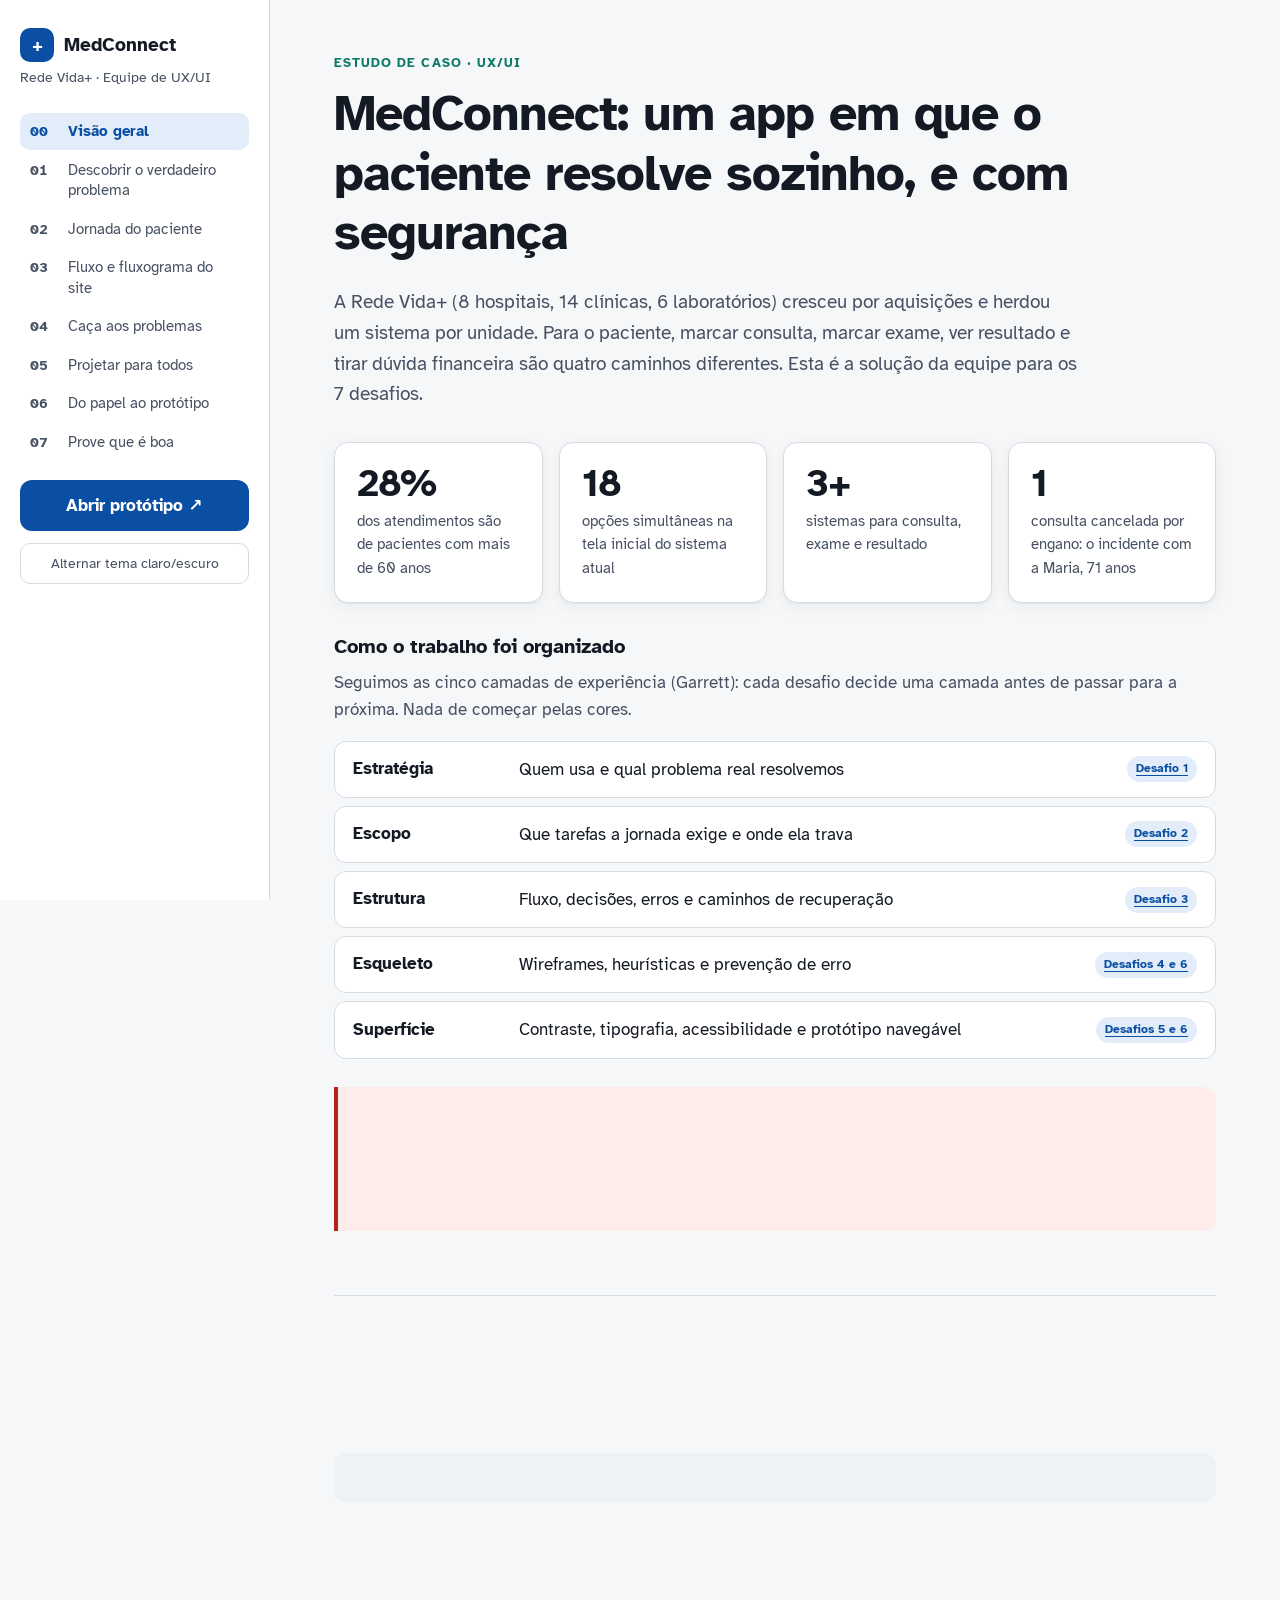
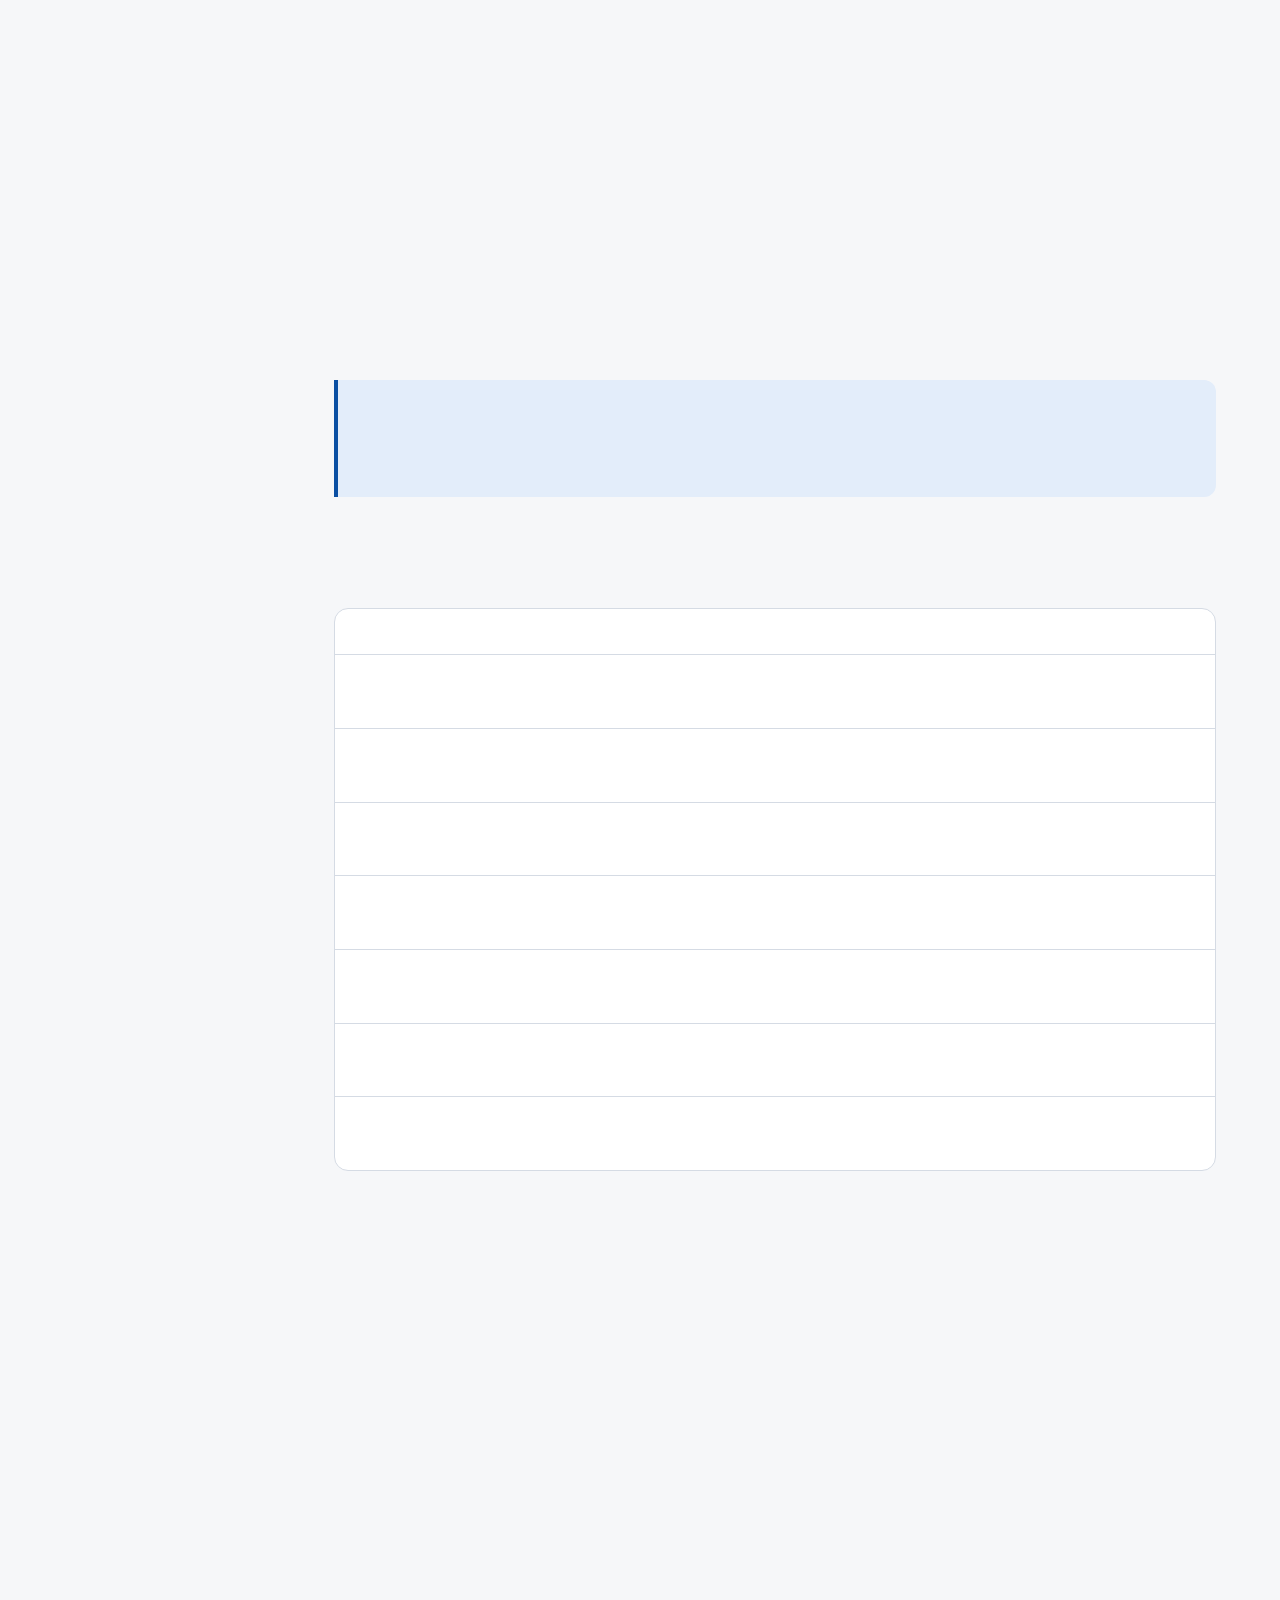
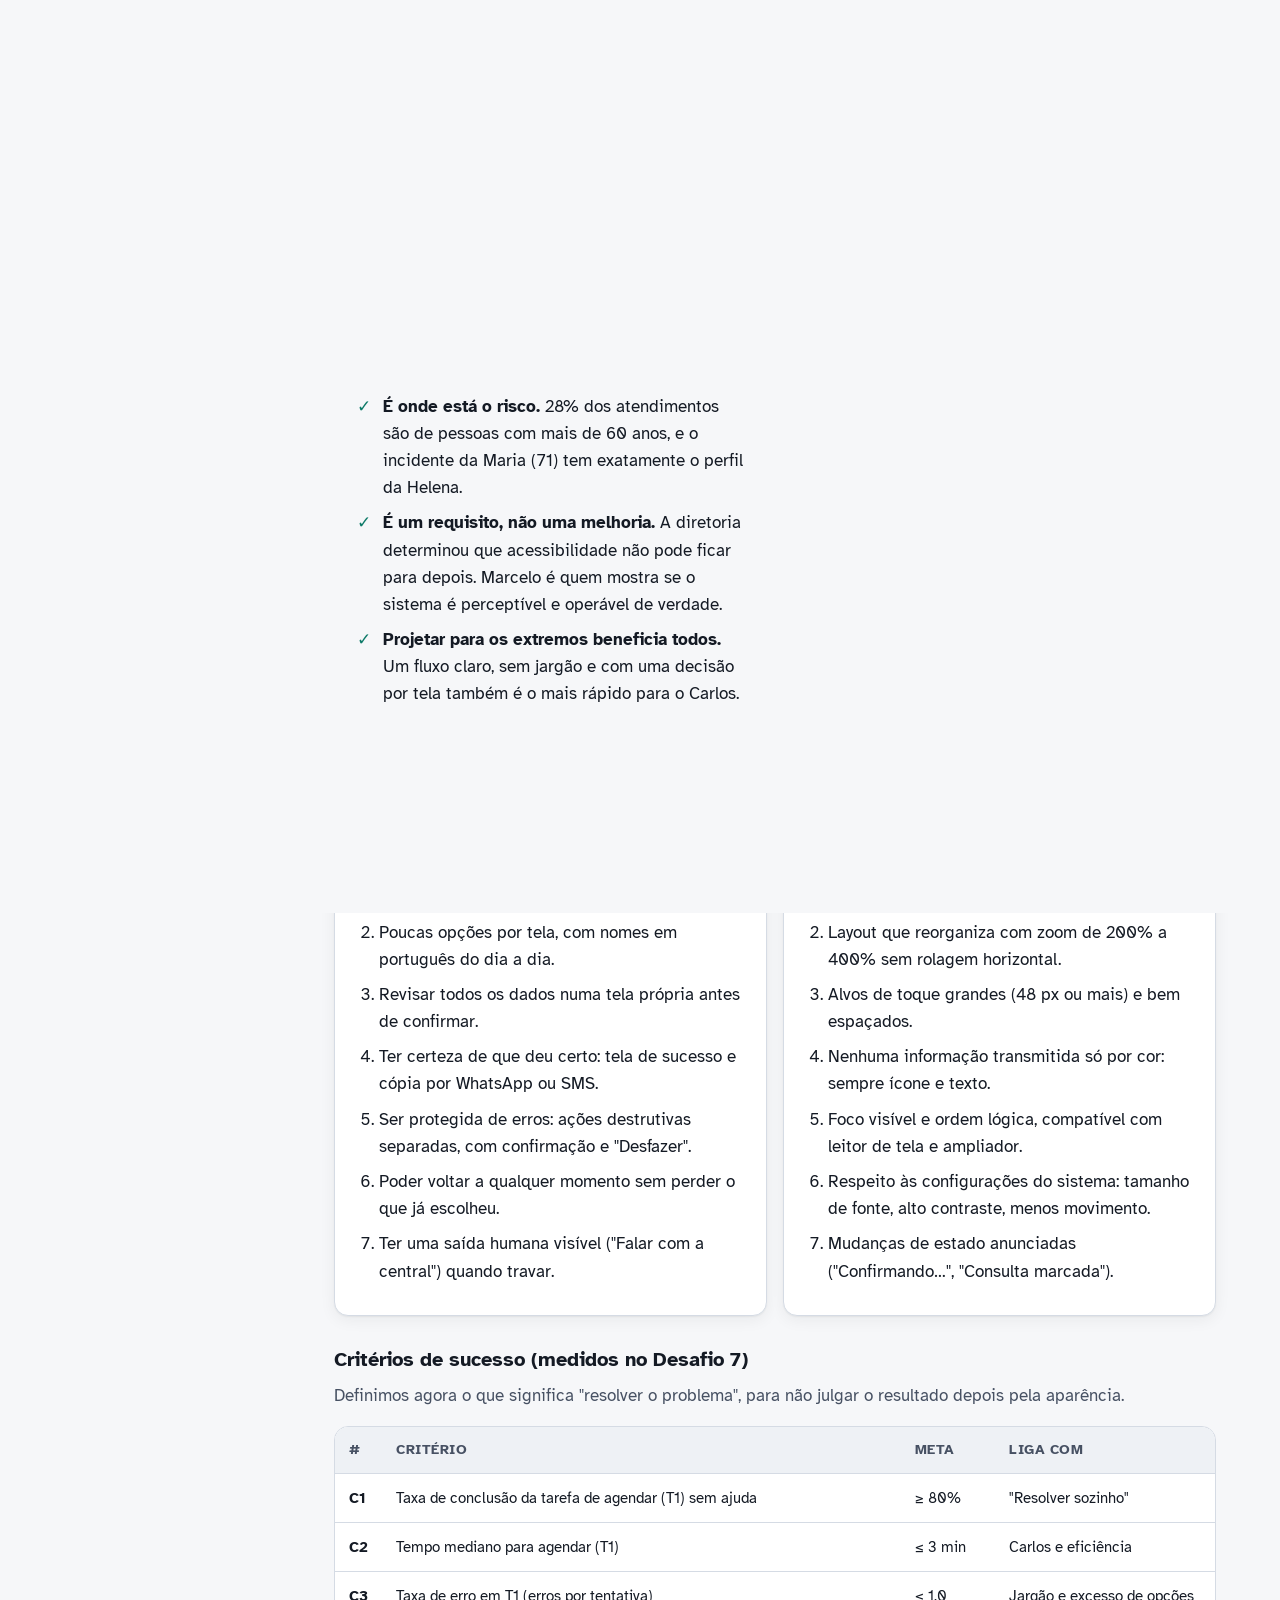
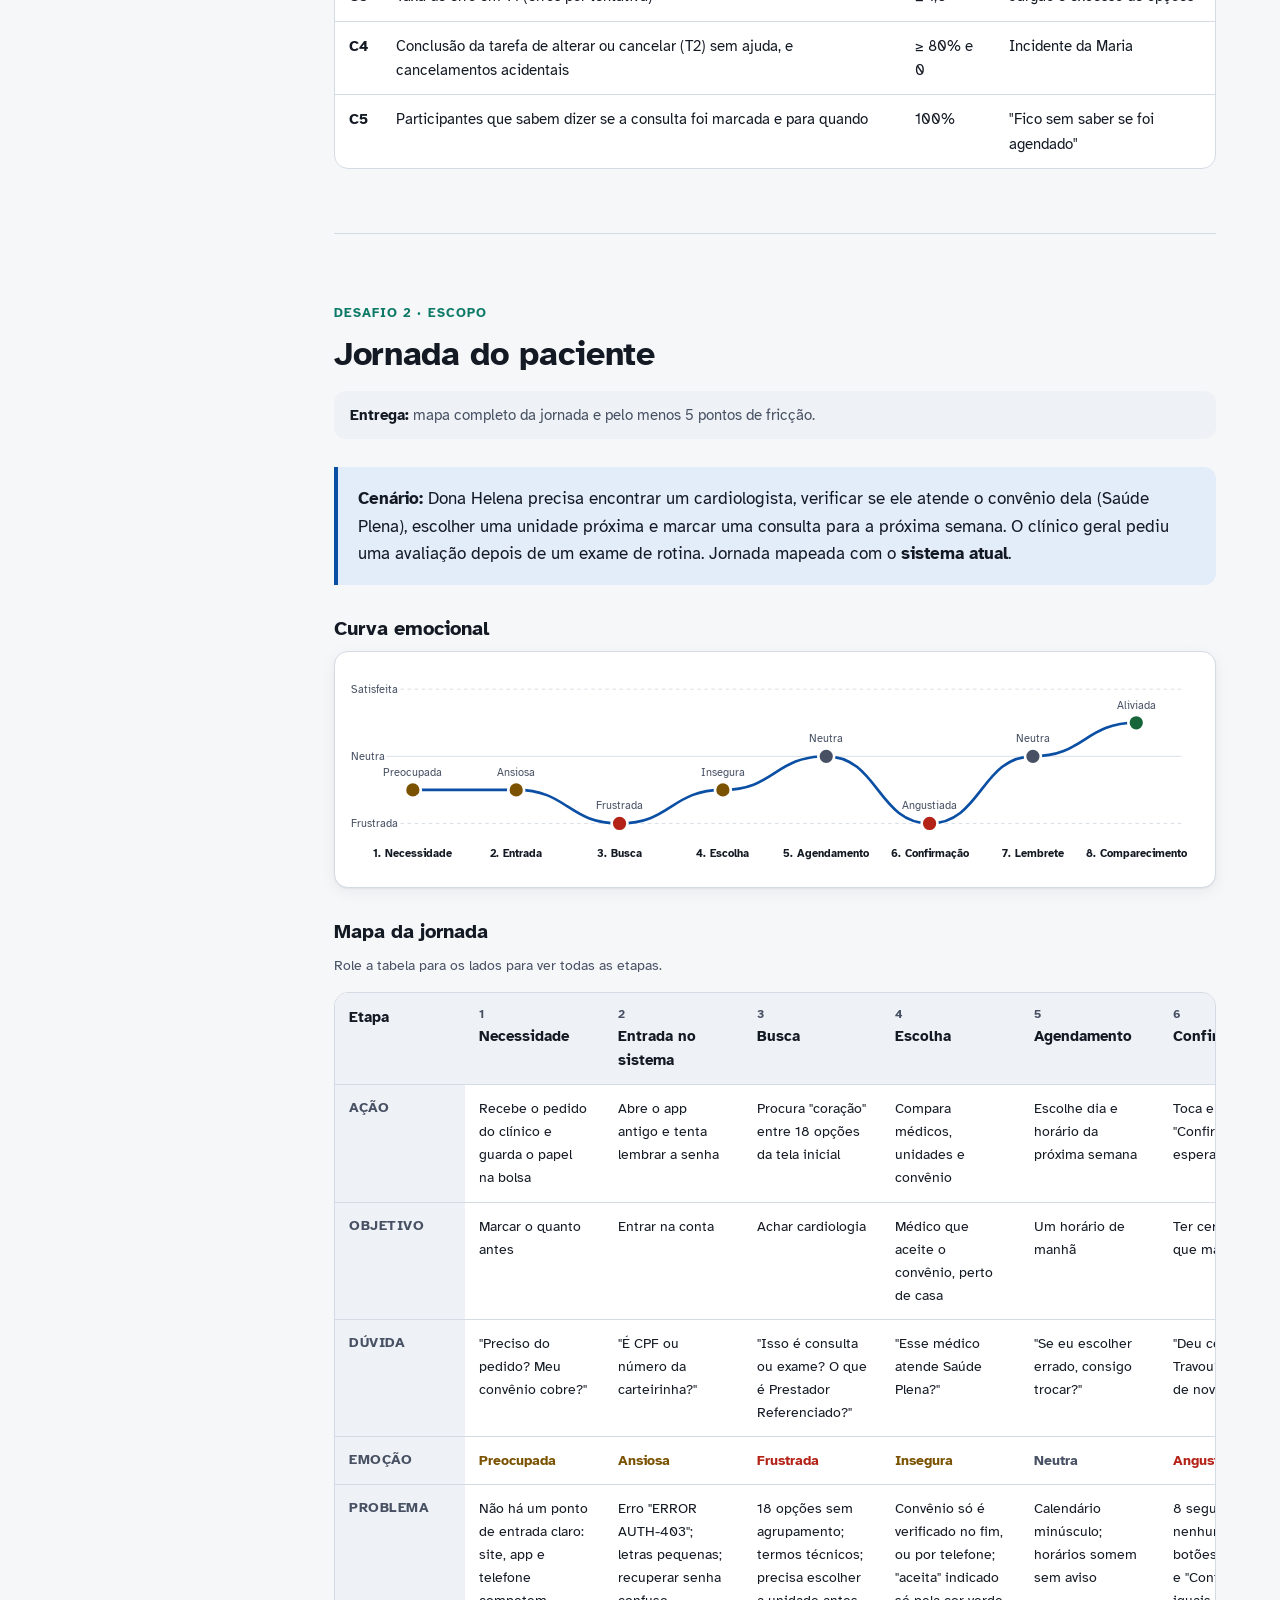
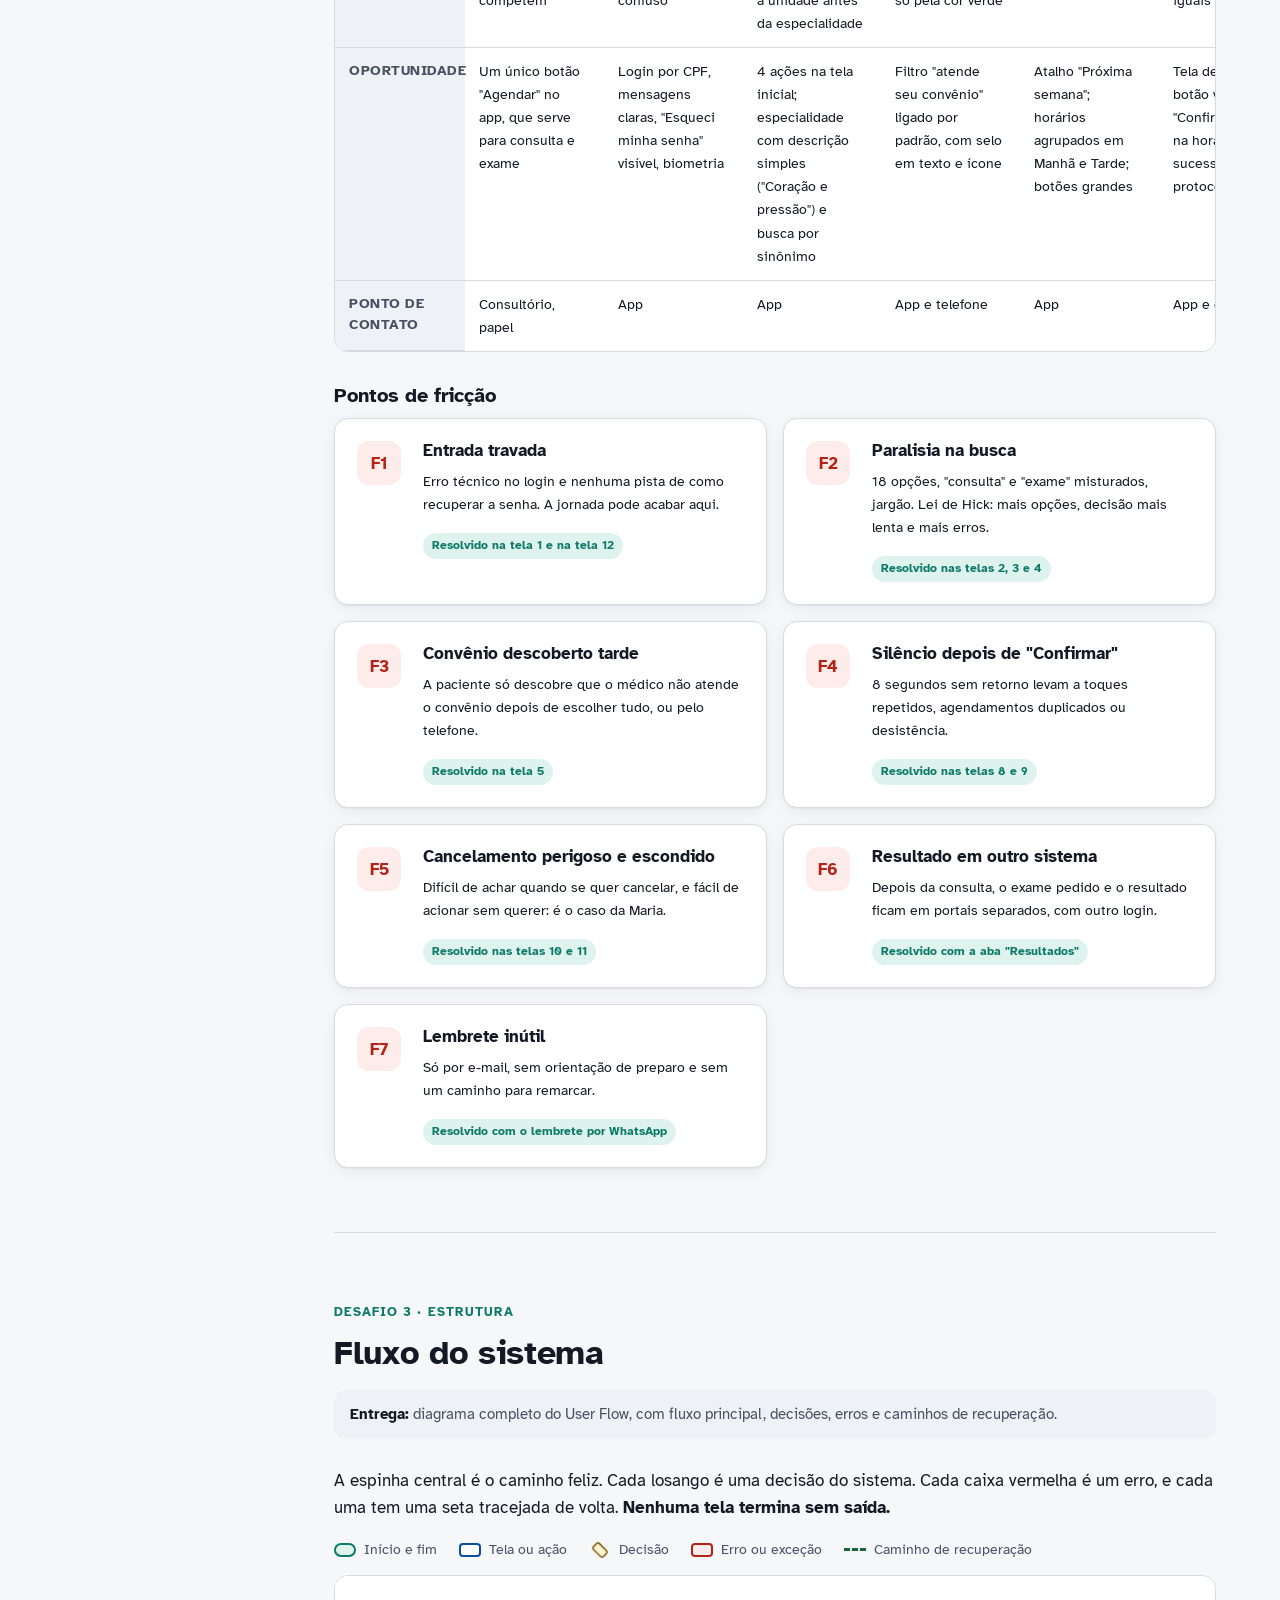
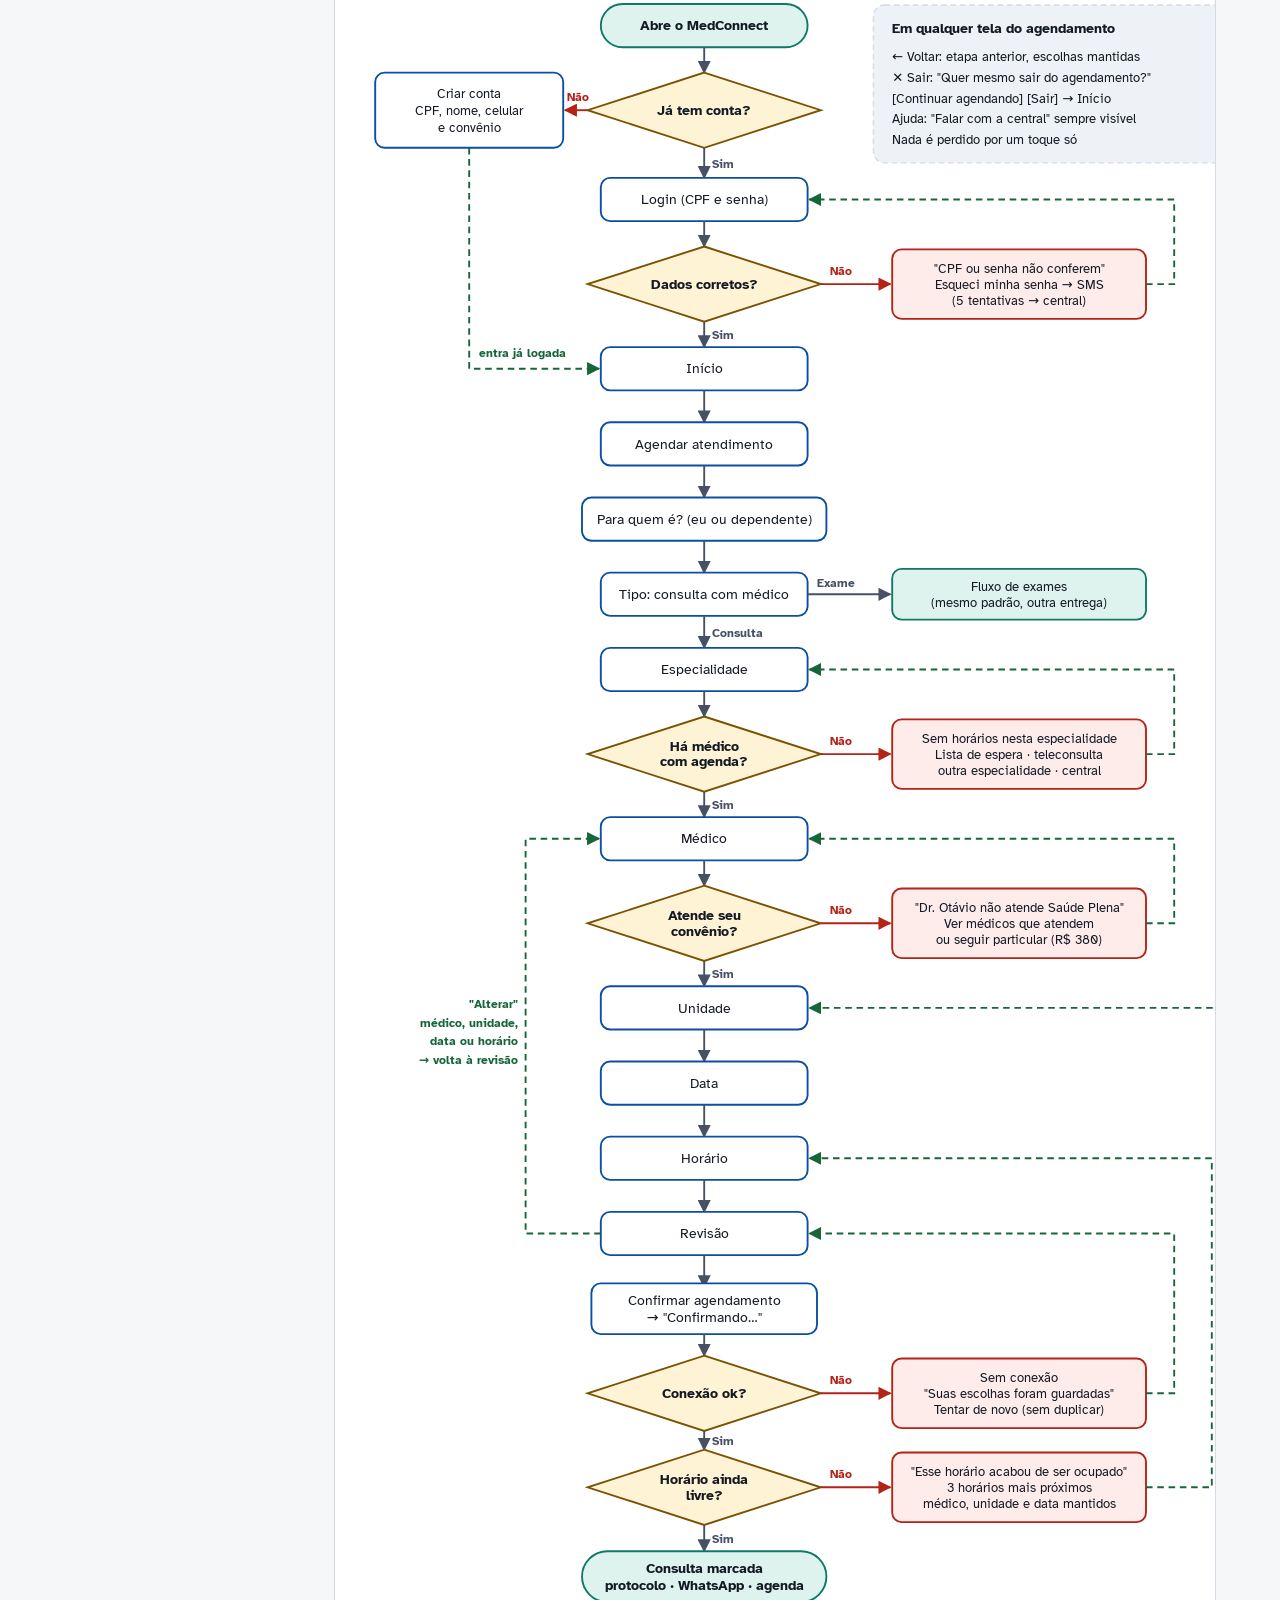
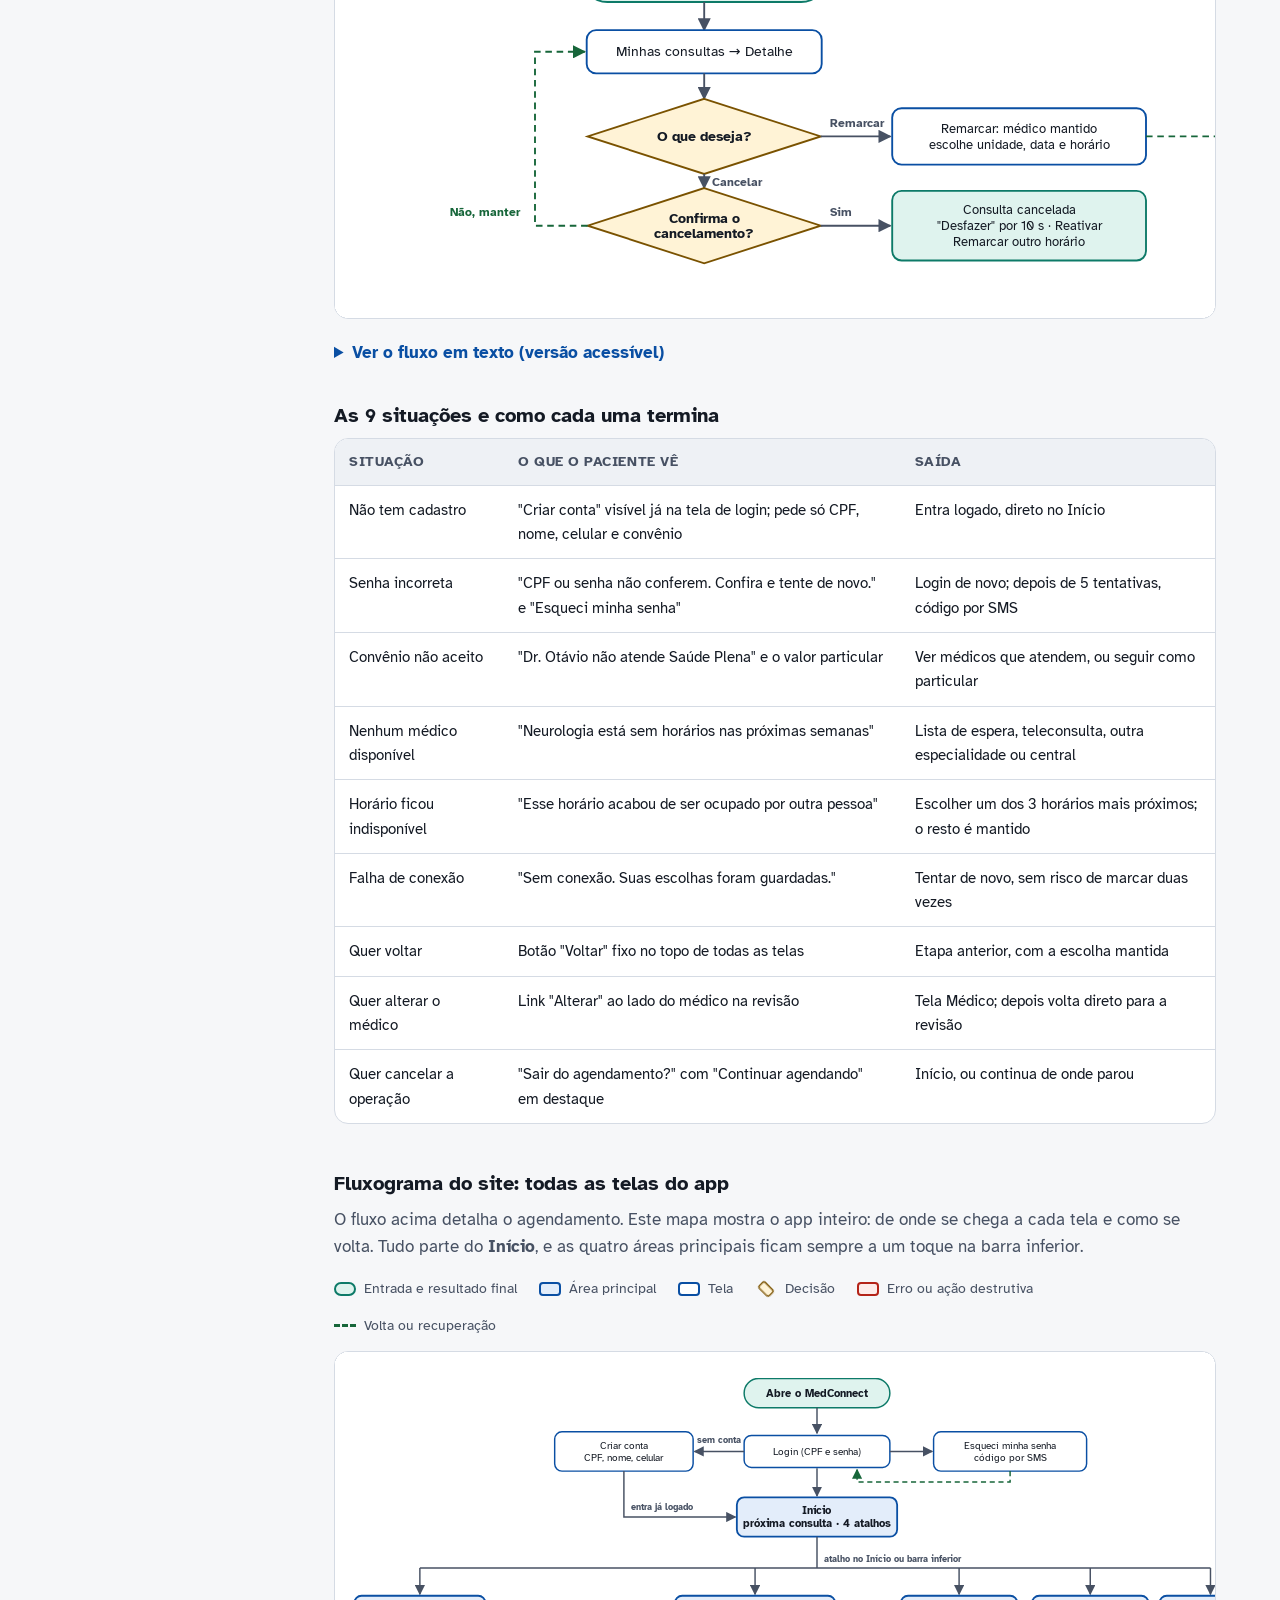
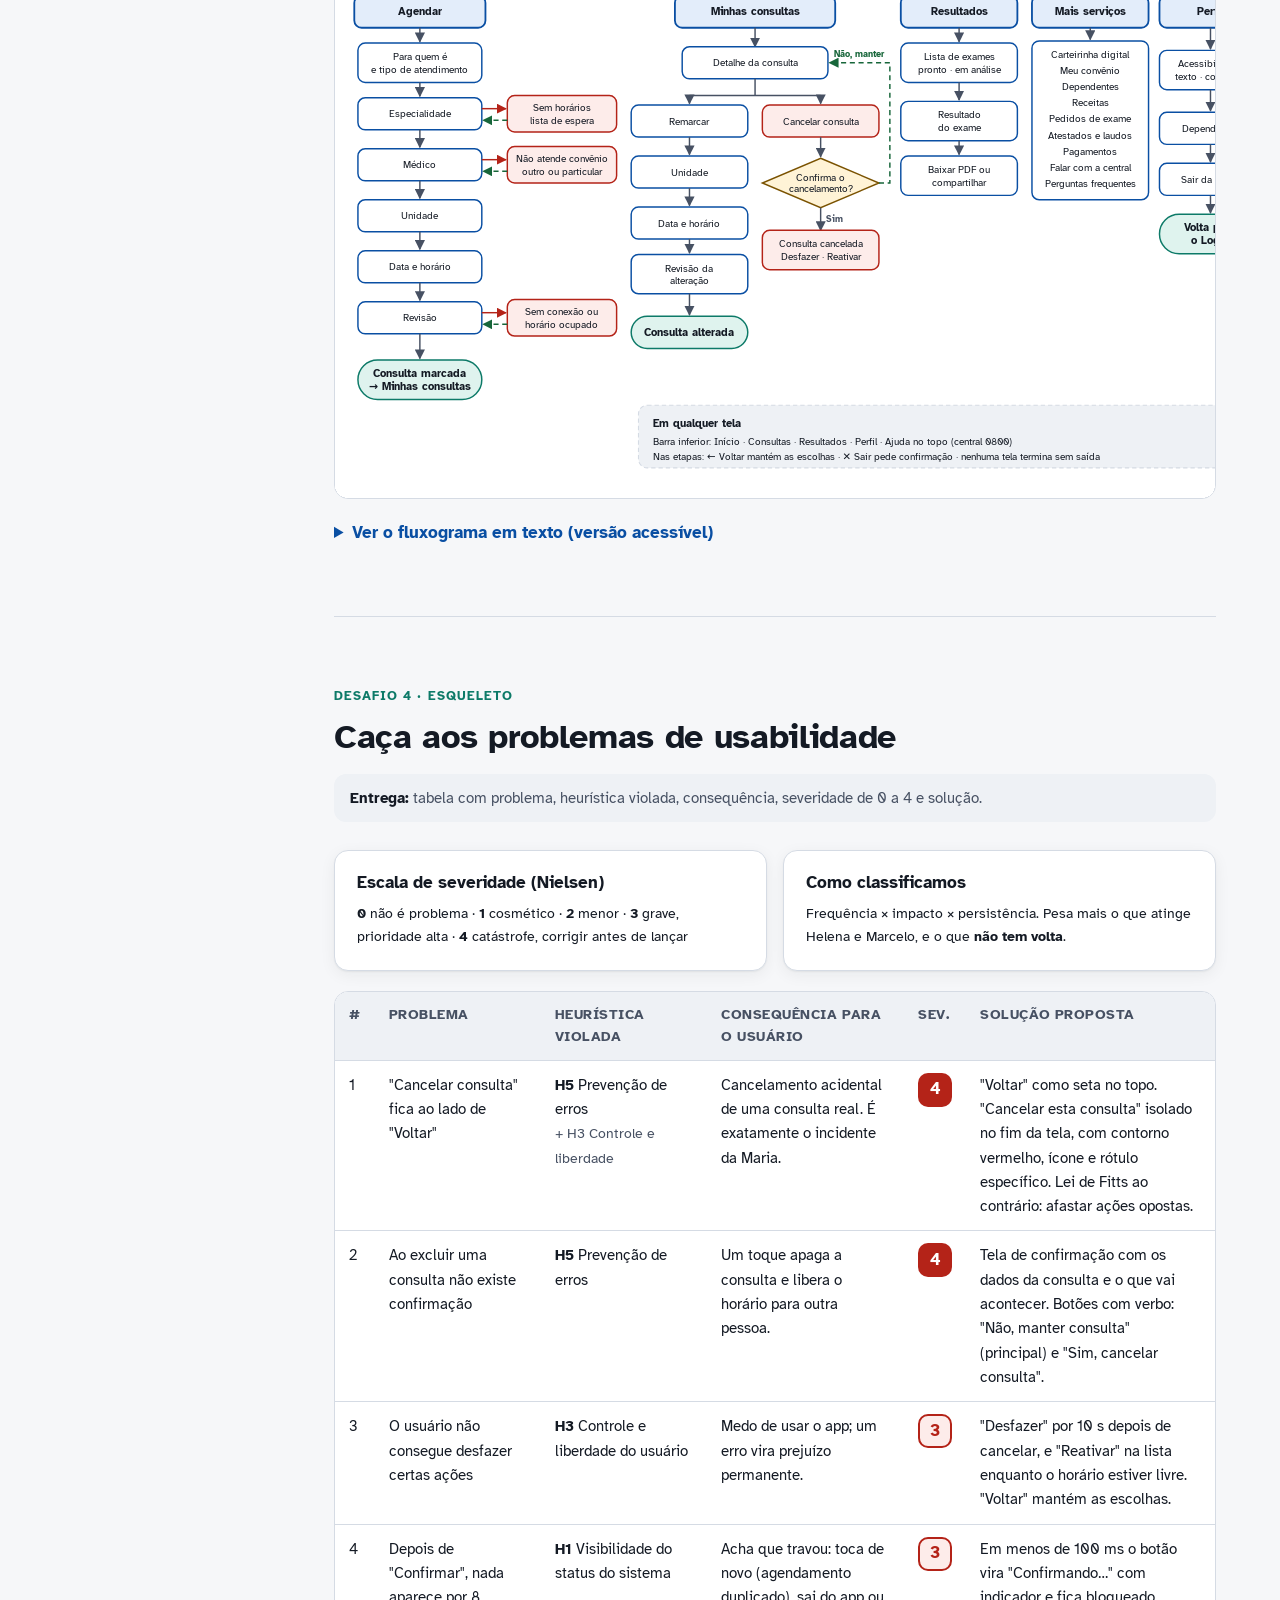
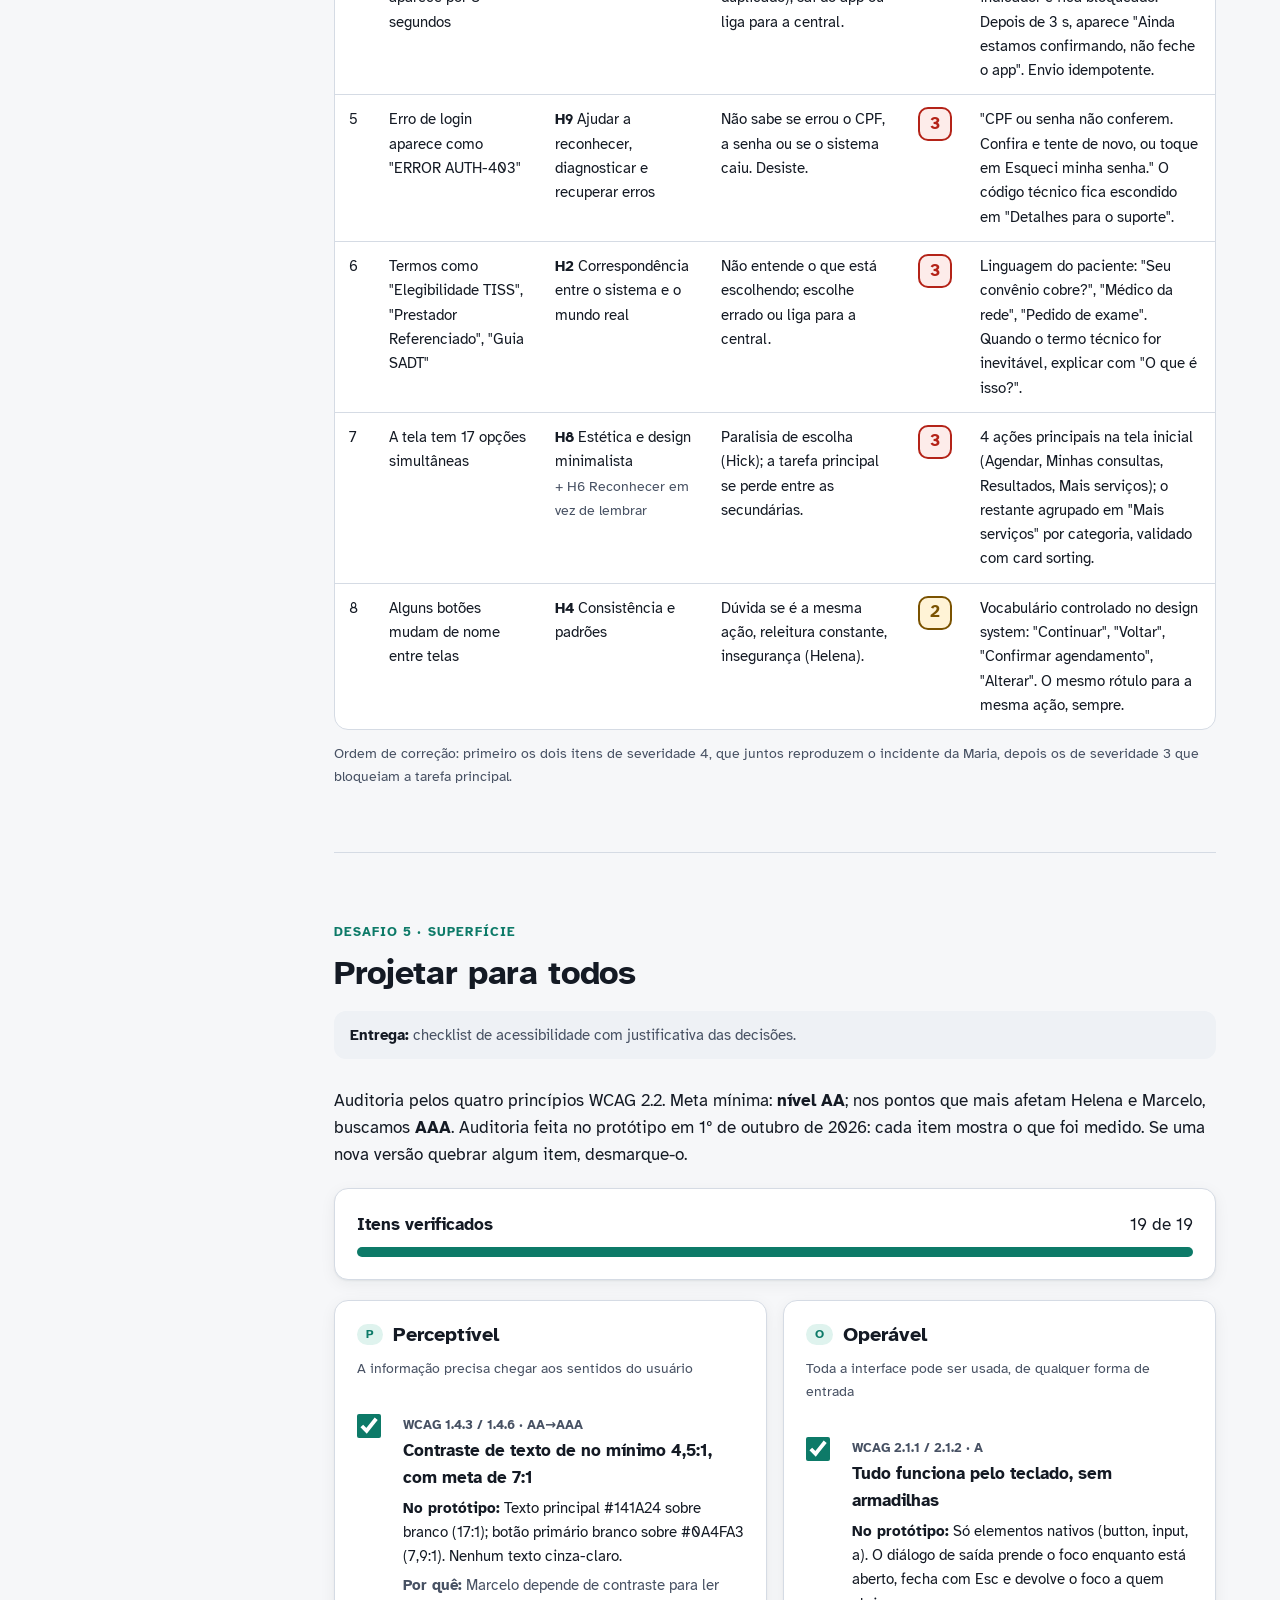
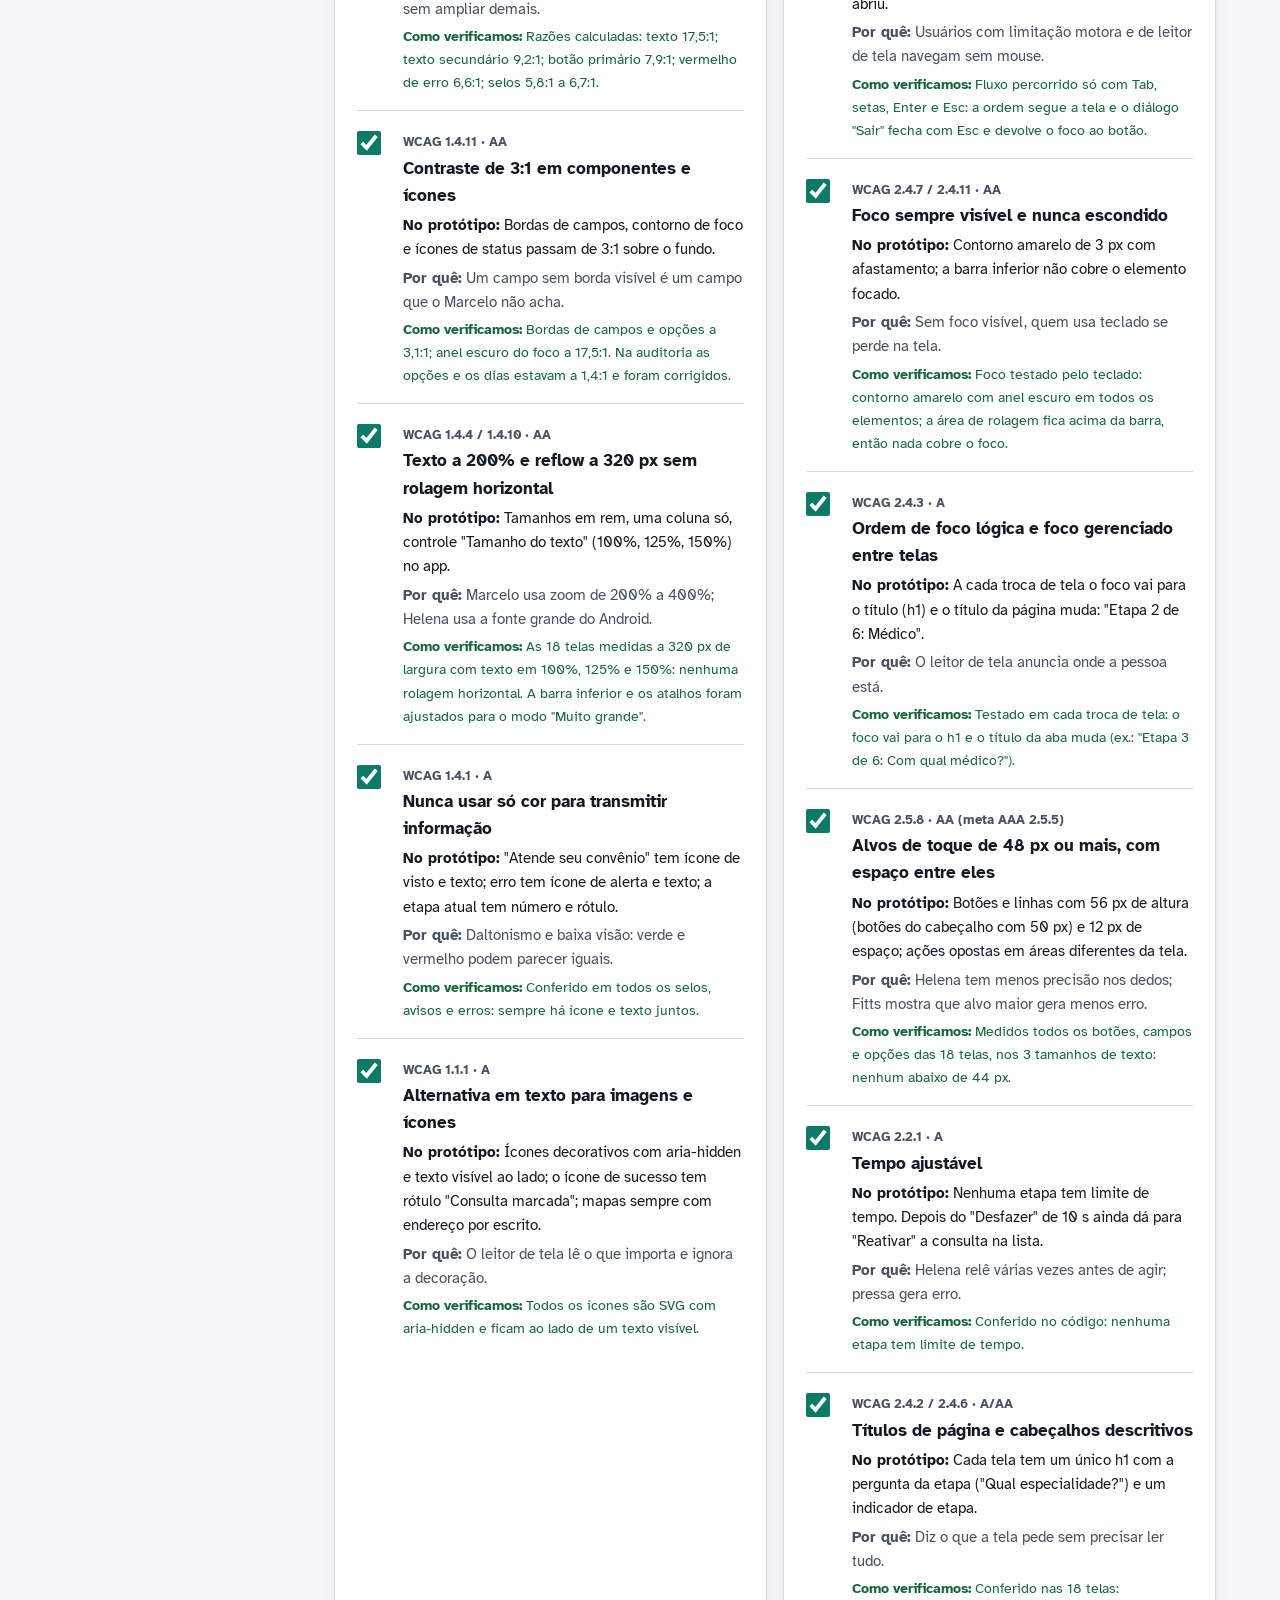
<file: index.html>
<!doctype html>
<html lang="pt-BR">
<head>
  <meta charset="utf-8">
  <meta name="viewport" content="width=device-width, initial-scale=1">
  <title>MedConnect — Estudo de caso UX/UI</title>
  <meta name="description" content="Equipe de UX/UI do Projeto MedConnect: os 7 desafios, do problema ao teste de usabilidade.">
  <link rel="preconnect" href="https://fonts.googleapis.com">
  <link rel="preconnect" href="https://fonts.gstatic.com" crossorigin>
  <link href="https://fonts.googleapis.com/css2?family=Atkinson+Hyperlegible:ital,wght@0,400;0,700;1,400&display=swap" rel="stylesheet">
  <link rel="stylesheet" href="assets/site.css">
</head>
<body>
<a class="skip" href="#conteudo">Pular para o conteúdo</a>

<div class="topbar">
  <div class="brand"><span class="brand-mark" aria-hidden="true">+</span>MedConnect</div>
  <select id="jump" aria-label="Ir para a seção">
    <option value="#visao">Visão geral</option>
    <option value="#d1">1 · Problema</option>
    <option value="#d2">2 · Jornada</option>
    <option value="#d3">3 · User Flow</option>
    <option value="#d4">4 · Heurísticas</option>
    <option value="#d5">5 · Acessibilidade</option>
    <option value="#d6">6 · Protótipo</option>
    <option value="#d7">7 · Teste</option>
  </select>
</div>

<div class="layout">
  <aside class="sidebar" aria-label="Navegação do estudo de caso">
    <div class="brand"><span class="brand-mark" aria-hidden="true">+</span>MedConnect</div>
    <p class="brand-sub">Rede Vida+ · Equipe de UX/UI</p>
    <nav>
      <ul class="nav" id="nav">
        <li><a href="#visao"><span class="num">00</span><span>Visão geral</span></a></li>
        <li><a href="#d1"><span class="num">01</span><span>Descobrir o verdadeiro problema</span></a></li>
        <li><a href="#d2"><span class="num">02</span><span>Jornada do paciente</span></a></li>
        <li><a href="#d3"><span class="num">03</span><span>Fluxo e fluxograma do site</span></a></li>
        <li><a href="#d4"><span class="num">04</span><span>Caça aos problemas</span></a></li>
        <li><a href="#d5"><span class="num">05</span><span>Projetar para todos</span></a></li>
        <li><a href="#d6"><span class="num">06</span><span>Do papel ao protótipo</span></a></li>
        <li><a href="#d7"><span class="num">07</span><span>Prove que é boa</span></a></li>
      </ul>
    </nav>
    <a class="nav-cta" href="prototipo/" target="_blank" rel="noopener">Abrir protótipo ↗</a>
    <button class="theme-btn" id="themeBtn" type="button">Alternar tema claro/escuro</button>
  </aside>

  <main id="conteudo" tabindex="-1">

<!-- ============================ VISÃO GERAL ============================ -->
<section class="block" id="visao" aria-labelledby="t-visao">
  <span class="eyebrow">Estudo de caso · UX/UI</span>
  <h1 id="t-visao">MedConnect: um app em que o paciente resolve sozinho, e com segurança</h1>
  <p class="lead">A Rede Vida+ (8 hospitais, 14 clínicas, 6 laboratórios) cresceu por aquisições e herdou um sistema por unidade. Para o paciente, marcar consulta, marcar exame, ver resultado e tirar dúvida financeira são quatro caminhos diferentes. Esta é a solução da equipe para os 7 desafios.</p>

  <div class="grid g4" style="margin:32px 0">
    <div class="card"><div class="stat">28%</div><div class="stat-label">dos atendimentos são de pacientes com mais de 60 anos</div></div>
    <div class="card"><div class="stat">18</div><div class="stat-label">opções simultâneas na tela inicial do sistema atual</div></div>
    <div class="card"><div class="stat">3+</div><div class="stat-label">sistemas para consulta, exame e resultado</div></div>
    <div class="card"><div class="stat">1</div><div class="stat-label">consulta cancelada por engano: o incidente com a Maria, 71 anos</div></div>
  </div>

  <h3>Como o trabalho foi organizado</h3>
  <p class="muted">Seguimos as cinco camadas de experiência (Garrett): cada desafio decide uma camada antes de passar para a próxima. Nada de começar pelas cores.</p>
  <div class="layers">
    <div class="layer"><b>Estratégia</b><span>Quem usa e qual problema real resolvemos</span><a href="#d1" class="tag p">Desafio 1</a></div>
    <div class="layer"><b>Escopo</b><span>Que tarefas a jornada exige e onde ela trava</span><a href="#d2" class="tag p">Desafio 2</a></div>
    <div class="layer"><b>Estrutura</b><span>Fluxo, decisões, erros e caminhos de recuperação</span><a href="#d3" class="tag p">Desafio 3</a></div>
    <div class="layer"><b>Esqueleto</b><span>Wireframes, heurísticas e prevenção de erro</span><a href="#d4" class="tag p">Desafios 4 e 6</a></div>
    <div class="layer"><b>Superfície</b><span>Contraste, tipografia, acessibilidade e protótipo navegável</span><a href="#d5" class="tag p">Desafios 5 e 6</a></div>
  </div>

  <div class="callout danger" style="margin-top:28px">
    <p><strong>Por que isso não é estética.</strong> Maria, 71 anos, apertou "CANCELAR" achando que ia voltar. Cancelou a consulta de cardiologia. Não houve confirmação nem "Desfazer", e quando ela tentou remarcar não havia mais horário naquela semana. Toda decisão deste projeto é testada contra uma pergunta: <em>isso teria evitado o que aconteceu com a Maria?</em></p>
  </div>
</section>

<!-- ============================ DESAFIO 1 ============================ -->
<section class="block" id="d1" aria-labelledby="t-d1">
  <span class="eyebrow">Desafio 1 · Estratégia</span>
  <h2 id="t-d1">Descobrir o verdadeiro problema</h2>
  <p class="deliverable"><span><strong>Entrega:</strong> definição do problema, duas personas prioritárias e pelo menos 5 necessidades de cada uma.</span></p>

  <h3>O pedido versus o problema</h3>
  <div class="grid g2">
    <div class="card">
      <span class="tag">O que a diretoria pediu</span>
      <p class="quote" style="margin-top:12px">"Precisamos de um aplicativo moderno para marcar consultas."</p>
      <p class="muted small" style="margin-top:12px">Esse pedido descreve uma solução ("app moderno") e uma única tarefa ("marcar"). Não diz para quem, nem o que hoje dá errado.</p>
    </div>
    <div class="card" style="border:2px solid var(--primary)">
      <span class="tag p">Problema de UX</span>
      <p style="margin-top:12px;font-size:1.1rem"><strong>Pacientes da Rede Vida+, principalmente idosos e pessoas com baixa visão, não conseguem resolver sozinhos e com segurança suas tarefas de cuidado</strong> (agendar, acompanhar, alterar, cancelar e ver resultados). A experiência está espalhada em vários sistemas, usa linguagem técnica, não confirma o que aconteceu e permite erros sem volta.</p>
      <p class="muted small">Consequências: ligações para a central, consultas perdidas, insegurança e dependência de terceiros.</p>
    </div>
  </div>

  <div class="callout">
    <p><strong>Como podemos…</strong> permitir que qualquer paciente, inclusive quem tem mais de 60 anos ou baixa visão, marque, acompanhe e altere seus atendimentos em um único lugar, entendendo cada passo e sem medo de errar?</p>
  </div>

  <h3>O que as entrevistas realmente dizem</h3>
  <p class="muted">Cada reclamação aponta para uma causa raiz, e cada causa pertence a uma camada do projeto.</p>
  <div class="table-wrap">
    <table>
      <thead><tr><th>Fala do paciente</th><th>Causa raiz</th><th>Camada</th></tr></thead>
      <tbody>
        <tr><td>"Eu não sei se estou marcando consulta ou exame."</td><td>Arquitetura da informação confusa; categorias com nomes do sistema, não do paciente</td><td><span class="tag p">Estrutura</span></td></tr>
        <tr><td>"Aparecem vários nomes médicos que eu não entendo."</td><td>Jargão técnico e administrativo (TISS, SADT…)</td><td><span class="tag p">Superfície</span></td></tr>
        <tr><td>"Depois que clico em confirmar, fico sem saber se realmente foi agendado."</td><td>Falta de feedback e de visibilidade do status</td><td><span class="tag p">Esqueleto</span></td></tr>
        <tr><td>"Minha mãe não consegue usar porque as letras são muito pequenas."</td><td>Tipografia e contraste inadequados (WCAG: perceptível)</td><td><span class="tag p">Superfície</span></td></tr>
        <tr><td>"Quando erro alguma coisa, aparece uma mensagem que não explica o que aconteceu."</td><td>Mensagens de erro técnicas, sem caminho de recuperação</td><td><span class="tag p">Esqueleto</span></td></tr>
        <tr><td>"Não consigo descobrir onde cancelo uma consulta."</td><td>Ação importante escondida; sem uma área "Minhas consultas"</td><td><span class="tag p">Estrutura</span></td></tr>
        <tr><td>"Para encontrar o resultado do exame tenho que entrar em outro sistema."</td><td>Fragmentação: um sistema por serviço</td><td><span class="tag p">Escopo</span></td></tr>
      </tbody>
    </table>
  </div>

  <h3>Os quatro perfis</h3>
  <div class="grid g4">
    <article class="card persona">
      <div class="persona-head"><div class="avatar" aria-hidden="true">C</div><div><h4 style="margin:0">Carlos, 24</h4><span class="small muted">Trabalha com tecnologia</span></div></div>
      <dl>
        <dt>Objetivo</dt><dd>Marcar dermatologista em menos de 2 minutos</dd>
        <dt>Dor</dt><dd>Preencher o que o sistema já sabe</dd>
        <dt>Contexto</dt><dd>Celular, no intervalo, com pressa</dd>
      </dl>
    </article>
    <article class="card persona pick">
      <div class="persona-head"><div class="avatar" aria-hidden="true" style="background:var(--primary-soft);color:var(--primary)">H</div><div><h4 style="margin:0">Dona Helena, 68</h4><span class="tag p">Prioritária</span></div></div>
      <dl>
        <dt>Objetivo</dt><dd>Marcar sem ajuda e sem medo de errar</dd>
        <dt>Dor</dt><dd>Letra pequena, ícone sem texto, muitas opções</dd>
        <dt>Contexto</dt><dd>Em casa, Android com fonte grande; usa WhatsApp e app de banco</dd>
      </dl>
    </article>
    <article class="card persona pick">
      <div class="persona-head"><div class="avatar" aria-hidden="true" style="background:var(--primary-soft);color:var(--primary)">M</div><div><h4 style="margin:0">Marcelo, 42</h4><span class="tag p">Prioritária</span></div></div>
      <dl>
        <dt>Objetivo</dt><dd>Usar o sistema de forma independente</dd>
        <dt>Dor</dt><dd>Pouco contraste, botões pequenos, info só por cor</dd>
        <dt>Contexto</dt><dd>Baixa visão; zoom de 200% a 400% e ampliador de tela</dd>
      </dl>
    </article>
    <article class="card persona">
      <div class="persona-head"><div class="avatar" aria-hidden="true">A</div><div><h4 style="margin:0">Ana, 37</h4><span class="small muted">Mãe de dois</span></div></div>
      <dl>
        <dt>Objetivo</dt><dd>Agendar para a família inteira</dd>
        <dt>Dor</dt><dd>Repetir o mesmo processo várias vezes</dd>
        <dt>Contexto</dt><dd>À noite, com interrupções</dd>
      </dl>
    </article>
  </div>

  <h3>Por que Helena e Marcelo</h3>
  <div class="grid g2">
    <div class="card">
      <ul class="ticks">
        <li><strong>É onde está o risco.</strong> 28% dos atendimentos são de pessoas com mais de 60 anos, e o incidente da Maria (71) tem exatamente o perfil da Helena.</li>
        <li><strong>É um requisito, não uma melhoria.</strong> A diretoria determinou que acessibilidade não pode ficar para depois. Marcelo é quem mostra se o sistema é perceptível e operável de verdade.</li>
        <li><strong>Projetar para os extremos beneficia todos.</strong> Um fluxo claro, sem jargão e com uma decisão por tela também é o mais rápido para o Carlos.</li>
      </ul>
    </div>
    <div class="card">
      <h4>E os outros dois?</h4>
      <p class="small"><strong>Carlos</strong> é atendido como efeito colateral: dados pré-preenchidos, convênio já filtrado e atalho "Próxima semana".</p>
      <p class="small" style="margin:0"><strong>Ana</strong> entra como requisito secundário: um seletor "Para quem é a consulta?" no início do agendamento, com os dependentes já cadastrados.</p>
    </div>
  </div>

  <h3>Necessidades das personas prioritárias</h3>
  <div class="grid g2">
    <div class="card">
      <h4>Helena: segurança e clareza</h4>
      <ol class="needs">
        <li>Ler tudo sem precisar ampliar: texto base de 18 px ou mais.</li>
        <li>Poucas opções por tela, com nomes em português do dia a dia.</li>
        <li>Revisar todos os dados numa tela própria antes de confirmar.</li>
        <li>Ter certeza de que deu certo: tela de sucesso e cópia por WhatsApp ou SMS.</li>
        <li>Ser protegida de erros: ações destrutivas separadas, com confirmação e "Desfazer".</li>
        <li>Poder voltar a qualquer momento sem perder o que já escolheu.</li>
        <li>Ter uma saída humana visível ("Falar com a central") quando travar.</li>
      </ol>
    </div>
    <div class="card">
      <h4>Marcelo: independência</h4>
      <ol class="needs">
        <li>Contraste de texto de no mínimo 4,5:1, com 7:1 como meta.</li>
        <li>Layout que reorganiza com zoom de 200% a 400% sem rolagem horizontal.</li>
        <li>Alvos de toque grandes (48 px ou mais) e bem espaçados.</li>
        <li>Nenhuma informação transmitida só por cor: sempre ícone e texto.</li>
        <li>Foco visível e ordem lógica, compatível com leitor de tela e ampliador.</li>
        <li>Respeito às configurações do sistema: tamanho de fonte, alto contraste, menos movimento.</li>
        <li>Mudanças de estado anunciadas ("Confirmando…", "Consulta marcada").</li>
      </ol>
    </div>
  </div>

  <h3 id="criterios">Critérios de sucesso (medidos no Desafio 7)</h3>
  <p class="muted">Definimos agora o que significa "resolver o problema", para não julgar o resultado depois pela aparência.</p>
  <div class="table-wrap">
    <table>
      <thead><tr><th>#</th><th>Critério</th><th>Meta</th><th>Liga com</th></tr></thead>
      <tbody>
        <tr><td><b>C1</b></td><td>Taxa de conclusão da tarefa de agendar (T1) sem ajuda</td><td>≥ 80%</td><td>"Resolver sozinho"</td></tr>
        <tr><td><b>C2</b></td><td>Tempo mediano para agendar (T1)</td><td>≤ 3 min</td><td>Carlos e eficiência</td></tr>
        <tr><td><b>C3</b></td><td>Taxa de erro em T1 (erros por tentativa)</td><td>≤ 1,0</td><td>Jargão e excesso de opções</td></tr>
        <tr><td><b>C4</b></td><td>Conclusão da tarefa de alterar ou cancelar (T2) sem ajuda, e cancelamentos acidentais</td><td>≥ 80% e 0</td><td>Incidente da Maria</td></tr>
        <tr><td><b>C5</b></td><td>Participantes que sabem dizer se a consulta foi marcada e para quando</td><td>100%</td><td>"Fico sem saber se foi agendado"</td></tr>
      </tbody>
    </table>
  </div>
</section>

<!-- ============================ DESAFIO 2 ============================ -->
<section class="block" id="d2" aria-labelledby="t-d2">
  <span class="eyebrow">Desafio 2 · Escopo</span>
  <h2 id="t-d2">Jornada do paciente</h2>
  <p class="deliverable"><span><strong>Entrega:</strong> mapa completo da jornada e pelo menos 5 pontos de fricção.</span></p>

  <div class="callout">
    <p><strong>Cenário:</strong> Dona Helena precisa encontrar um cardiologista, verificar se ele atende o convênio dela (Saúde Plena), escolher uma unidade próxima e marcar uma consulta para a próxima semana. O clínico geral pediu uma avaliação depois de um exame de rotina. Jornada mapeada com o <strong>sistema atual</strong>.</p>
  </div>

  <h3>Curva emocional</h3>
  <div class="card" style="padding:16px">
    <svg id="emoChart" class="emo-chart" viewBox="0 0 960 230" role="img" aria-labelledby="emoTitle emoDesc">
      <title id="emoTitle">Curva emocional da jornada atual da Helena</title>
      <desc id="emoDesc">Começa preocupada, cai para frustrada na busca, melhora um pouco no agendamento, volta a cair na confirmação por falta de feedback, e só fica positiva no comparecimento.</desc>
    </svg>
  </div>

  <h3>Mapa da jornada</h3>
  <p class="muted small">Role a tabela para os lados para ver todas as etapas.</p>
  <div class="journey" tabindex="0" role="region" aria-label="Mapa da jornada, tabela com rolagem horizontal">
    <table>
      <thead>
        <tr>
          <th scope="col">Etapa</th>
          <th scope="col"><span class="stage-n">1</span>Necessidade</th>
          <th scope="col"><span class="stage-n">2</span>Entrada no sistema</th>
          <th scope="col"><span class="stage-n">3</span>Busca</th>
          <th scope="col"><span class="stage-n">4</span>Escolha</th>
          <th scope="col"><span class="stage-n">5</span>Agendamento</th>
          <th scope="col"><span class="stage-n">6</span>Confirmação</th>
          <th scope="col"><span class="stage-n">7</span>Lembrete</th>
          <th scope="col"><span class="stage-n">8</span>Comparecimento</th>
        </tr>
      </thead>
      <tbody>
        <tr>
          <th scope="row">Ação</th>
          <td>Recebe o pedido do clínico e guarda o papel na bolsa</td>
          <td>Abre o app antigo e tenta lembrar a senha</td>
          <td>Procura "coração" entre 18 opções da tela inicial</td>
          <td>Compara médicos, unidades e convênio</td>
          <td>Escolhe dia e horário da próxima semana</td>
          <td>Toca em "Confirmar" e espera</td>
          <td>Recebe um e-mail 2 dias antes</td>
          <td>Vai até a unidade e se apresenta na recepção</td>
        </tr>
        <tr>
          <th scope="row">Objetivo</th>
          <td>Marcar o quanto antes</td>
          <td>Entrar na conta</td>
          <td>Achar cardiologia</td>
          <td>Médico que aceite o convênio, perto de casa</td>
          <td>Um horário de manhã</td>
          <td>Ter certeza de que marcou</td>
          <td>Não esquecer a consulta</td>
          <td>Ser atendida sem atraso</td>
        </tr>
        <tr>
          <th scope="row">Dúvida</th>
          <td>"Preciso do pedido? Meu convênio cobre?"</td>
          <td>"É CPF ou número da carteirinha?"</td>
          <td>"Isso é consulta ou exame? O que é Prestador Referenciado?"</td>
          <td>"Esse médico atende Saúde Plena?"</td>
          <td>"Se eu escolher errado, consigo trocar?"</td>
          <td>"Deu certo? Travou? Aperto de novo?"</td>
          <td>"Preciso levar alguma coisa? Em jejum?"</td>
          <td>"Onde é a recepção? Vou ter que repetir meus dados?"</td>
        </tr>
        <tr>
          <th scope="row">Emoção</th>
          <td><span class="emo n1">Preocupada</span></td>
          <td><span class="emo n1">Ansiosa</span></td>
          <td><span class="emo n2">Frustrada</span></td>
          <td><span class="emo n1">Insegura</span></td>
          <td><span class="emo z">Neutra</span></td>
          <td><span class="emo n2">Angustiada</span></td>
          <td><span class="emo z">Neutra</span></td>
          <td><span class="emo p1">Aliviada</span></td>
        </tr>
        <tr>
          <th scope="row">Problema</th>
          <td>Não há um ponto de entrada claro: site, app e telefone competem</td>
          <td>Erro "ERROR AUTH-403"; letras pequenas; recuperar senha confuso</td>
          <td>18 opções sem agrupamento; termos técnicos; precisa escolher a unidade antes da especialidade</td>
          <td>Convênio só é verificado no fim, ou por telefone; "aceita" indicado só pela cor verde</td>
          <td>Calendário minúsculo; horários somem sem aviso</td>
          <td>8 segundos sem nenhum retorno; botões "Cancelar" e "Confirmar" iguais</td>
          <td>Só por e-mail, sem instruções; não diz como cancelar</td>
          <td>Recepção pede de novo os dados que o app já tem</td>
        </tr>
        <tr>
          <th scope="row">Oportunidade</th>
          <td>Um único botão "Agendar" no app, que serve para consulta e exame</td>
          <td>Login por CPF, mensagens claras, "Esqueci minha senha" visível, biometria</td>
          <td>4 ações na tela inicial; especialidade com descrição simples ("Coração e pressão") e busca por sinônimo</td>
          <td>Filtro "atende seu convênio" ligado por padrão, com selo em texto e ícone</td>
          <td>Atalho "Próxima semana"; horários agrupados em Manhã e Tarde; botões grandes</td>
          <td>Tela de revisão; botão vira "Confirmando…" na hora; tela de sucesso com protocolo</td>
          <td>Lembrete por WhatsApp com "o que levar", endereço e botões "Remarcar" ou "Cancelar"</td>
          <td>Check-in pelo app; depois da consulta, receitas e pedidos de exame no mesmo app</td>
        </tr>
        <tr>
          <th scope="row">Ponto de contato</th>
          <td>Consultório, papel</td>
          <td>App</td>
          <td>App</td>
          <td>App e telefone</td>
          <td>App</td>
          <td>App e e-mail</td>
          <td>E-mail</td>
          <td>Recepção da unidade</td>
        </tr>
      </tbody>
    </table>
  </div>

  <h3>Pontos de fricção</h3>
  <div class="grid g2">
    <div class="card friction"><div class="fnum">F1</div><div><h4>Entrada travada</h4><p class="small">Erro técnico no login e nenhuma pista de como recuperar a senha. A jornada pode acabar aqui.</p><span class="tag a">Resolvido na tela 1 e na tela 12</span></div></div>
    <div class="card friction"><div class="fnum">F2</div><div><h4>Paralisia na busca</h4><p class="small">18 opções, "consulta" e "exame" misturados, jargão. Lei de Hick: mais opções, decisão mais lenta e mais erros.</p><span class="tag a">Resolvido nas telas 2, 3 e 4</span></div></div>
    <div class="card friction"><div class="fnum">F3</div><div><h4>Convênio descoberto tarde</h4><p class="small">A paciente só descobre que o médico não atende o convênio depois de escolher tudo, ou pelo telefone.</p><span class="tag a">Resolvido na tela 5</span></div></div>
    <div class="card friction"><div class="fnum">F4</div><div><h4>Silêncio depois de "Confirmar"</h4><p class="small">8 segundos sem retorno levam a toques repetidos, agendamentos duplicados ou desistência.</p><span class="tag a">Resolvido nas telas 8 e 9</span></div></div>
    <div class="card friction"><div class="fnum">F5</div><div><h4>Cancelamento perigoso e escondido</h4><p class="small">Difícil de achar quando se quer cancelar, e fácil de acionar sem querer: é o caso da Maria.</p><span class="tag a">Resolvido nas telas 10 e 11</span></div></div>
    <div class="card friction"><div class="fnum">F6</div><div><h4>Resultado em outro sistema</h4><p class="small">Depois da consulta, o exame pedido e o resultado ficam em portais separados, com outro login.</p><span class="tag a">Resolvido com a aba "Resultados"</span></div></div>
    <div class="card friction"><div class="fnum">F7</div><div><h4>Lembrete inútil</h4><p class="small">Só por e-mail, sem orientação de preparo e sem um caminho para remarcar.</p><span class="tag a">Resolvido com o lembrete por WhatsApp</span></div></div>
  </div>
</section>

<!-- ============================ DESAFIO 3 ============================ -->
<section class="block" id="d3" aria-labelledby="t-d3">
  <span class="eyebrow">Desafio 3 · Estrutura</span>
  <h2 id="t-d3">Fluxo do sistema</h2>
  <p class="deliverable"><span><strong>Entrega:</strong> diagrama completo do User Flow, com fluxo principal, decisões, erros e caminhos de recuperação.</span></p>

  <p>A espinha central é o caminho feliz. Cada losango é uma decisão do sistema. Cada caixa vermelha é um erro, e cada uma tem uma seta tracejada de volta. <strong>Nenhuma tela termina sem saída.</strong></p>

  <div class="legend" aria-hidden="true">
    <span><i class="sw t"></i>Início e fim</span>
    <span><i class="sw n"></i>Tela ou ação</span>
    <span><i class="sw d"></i>Decisão</span>
    <span><i class="sw e"></i>Erro ou exceção</span>
    <span><i class="sw r"></i>Caminho de recuperação</span>
  </div>
  <div class="flow-wrap">
    <svg id="flow" viewBox="0 0 1000 2040" role="img" aria-labelledby="flowTitle flowDesc">
      <title id="flowTitle">User Flow do agendamento de consulta no MedConnect</title>
      <desc id="flowDesc">Fluxo do login até a confirmação, com nove situações de exceção e seus caminhos de volta. Há uma versão completa em texto logo abaixo do diagrama.</desc>
    </svg>
  </div>

  <details class="textalt">
    <summary>Ver o fluxo em texto (versão acessível)</summary>
    <ol>
      <li>Abre o MedConnect. <b>Tem conta?</b> Não: <em>Criar conta</em> (CPF, nome, celular e convênio), que entra já logada e vai para o Início.</li>
      <li>Login com CPF e senha. <b>Dados corretos?</b> Não: mensagem "CPF ou senha não conferem" com "Esqueci minha senha" (código por SMS), e volta ao Login.</li>
      <li>Início, depois Agendar atendimento. "Para quem é?" (eu ou dependente), depois Consulta com médico.</li>
      <li>Especialidade. <b>Há médico com agenda?</b> Não: tela "Sem horários" com alternativas (lista de espera, teleconsulta, outra especialidade, central) e volta para Especialidade.</li>
      <li>Médico. <b>Atende seu convênio?</b> Não: aviso com duas saídas, "Ver médicos que atendem" ou "Seguir como particular (R$ 380)", e volta para Médico.</li>
      <li>Unidade, depois Data, depois Horário, depois Revisão. Na revisão cada item tem "Alterar", que volta direto para a etapa mantendo o resto. É o caso "quero alterar o médico".</li>
      <li>Confirmar agendamento: o botão vira "Confirmando…". <b>Conexão ok?</b> Não: "Sem conexão. Suas escolhas foram guardadas", com "Tentar de novo", e volta para Revisão.</li>
      <li><b>Horário ainda livre?</b> Não: "Esse horário acabou de ser ocupado", com os 3 horários mais próximos, e volta para Horário mantendo médico, unidade e data.</li>
      <li>Confirmação: protocolo, cópia por WhatsApp e e-mail, adicionar à agenda.</li>
      <li>Minhas consultas, depois Detalhe. <b>O que deseja?</b> Remarcar: volta para Unidade ou Data, mantendo o médico. Cancelar: tela de confirmação com os detalhes. <b>Confirma?</b> Não: volta ao Detalhe. Sim: "Consulta cancelada", com "Desfazer".</li>
      <li>Em qualquer etapa: <em>Voltar</em> mantém as escolhas; <em>Sair do agendamento</em> pergunta "Quer mesmo sair?" com "Continuar agendando" e "Sair". Ninguém perde dados por um toque.</li>
    </ol>
  </details>

  <h3>As 9 situações e como cada uma termina</h3>
  <div class="table-wrap">
    <table>
      <thead><tr><th>Situação</th><th>O que o paciente vê</th><th>Saída</th></tr></thead>
      <tbody>
        <tr><td>Não tem cadastro</td><td>"Criar conta" visível já na tela de login; pede só CPF, nome, celular e convênio</td><td>Entra logado, direto no Início</td></tr>
        <tr><td>Senha incorreta</td><td>"CPF ou senha não conferem. Confira e tente de novo." e "Esqueci minha senha"</td><td>Login de novo; depois de 5 tentativas, código por SMS</td></tr>
        <tr><td>Convênio não aceito</td><td>"Dr. Otávio não atende Saúde Plena" e o valor particular</td><td>Ver médicos que atendem, ou seguir como particular</td></tr>
        <tr><td>Nenhum médico disponível</td><td>"Neurologia está sem horários nas próximas semanas"</td><td>Lista de espera, teleconsulta, outra especialidade ou central</td></tr>
        <tr><td>Horário ficou indisponível</td><td>"Esse horário acabou de ser ocupado por outra pessoa"</td><td>Escolher um dos 3 horários mais próximos; o resto é mantido</td></tr>
        <tr><td>Falha de conexão</td><td>"Sem conexão. Suas escolhas foram guardadas."</td><td>Tentar de novo, sem risco de marcar duas vezes</td></tr>
        <tr><td>Quer voltar</td><td>Botão "Voltar" fixo no topo de todas as telas</td><td>Etapa anterior, com a escolha mantida</td></tr>
        <tr><td>Quer alterar o médico</td><td>Link "Alterar" ao lado do médico na revisão</td><td>Tela Médico; depois volta direto para a revisão</td></tr>
        <tr><td>Quer cancelar a operação</td><td>"Sair do agendamento?" com "Continuar agendando" em destaque</td><td>Início, ou continua de onde parou</td></tr>
      </tbody>
    </table>
  </div>

  <h3 id="mapa" style="margin-top:48px">Fluxograma do site: todas as telas do app</h3>
  <p class="muted">O fluxo acima detalha o agendamento. Este mapa mostra o app inteiro: de onde se chega a cada tela e como se volta. Tudo parte do <strong>Início</strong>, e as quatro áreas principais ficam sempre a um toque na barra inferior.</p>
  <div class="legend" aria-hidden="true">
    <span><i class="sw t"></i>Entrada e resultado final</span>
    <span><i class="sw n" style="background:var(--primary-soft)"></i>Área principal</span>
    <span><i class="sw n"></i>Tela</span>
    <span><i class="sw d"></i>Decisão</span>
    <span><i class="sw e"></i>Erro ou ação destrutiva</span>
    <span><i class="sw r"></i>Volta ou recuperação</span>
  </div>
  <div class="flow-wrap">
    <svg id="sitemap" viewBox="0 0 1290 990" role="img" aria-labelledby="smTitle smDesc">
      <title id="smTitle">Fluxograma de navegação do app MedConnect</title>
      <desc id="smDesc">Do login ao Início, e do Início para as cinco áreas: Agendar, Minhas consultas, Resultados, Mais serviços e Perfil. A versão em texto está logo abaixo.</desc>
    </svg>
  </div>
  <details class="textalt">
    <summary>Ver o fluxograma em texto (versão acessível)</summary>
    <ol>
      <li><b>Entrada:</b> abre o app e cai no Login. Sem conta: Criar conta (CPF, nome, celular, convênio), que entra direto no Início. Esqueceu a senha: código por SMS, e volta ao Login.</li>
      <li><b>Início:</b> mostra a próxima consulta e 4 atalhos (Agendar, Minhas consultas, Resultados, Mais serviços), além de "Falar com a central".</li>
      <li><b>Agendar:</b> Para quem é e tipo, Especialidade, Médico, Unidade, Data e horário, Revisão e Consulta marcada. Exceções: sem horários (lista de espera), convênio não aceito (outro médico ou particular), sem conexão ou horário ocupado (tentar de novo ou escolher outro horário).</li>
      <li><b>Minhas consultas:</b> Detalhe da consulta. Remarcar: Unidade, Data e horário, Revisão da alteração, Consulta alterada. Cancelar: confirmação; "Não, manter" volta ao Detalhe; "Sim" cancela, com "Desfazer" por 10 s e "Reativar" depois.</li>
      <li><b>Resultados:</b> lista de exames (prontos e em análise), resultado do exame, baixar PDF ou compartilhar.</li>
      <li><b>Mais serviços:</b> carteirinha, convênio, dependentes, receitas, pedidos de exame, atestados, pagamentos, central e perguntas frequentes.</li>
      <li><b>Perfil:</b> acessibilidade (tamanho do texto e alto contraste), dependentes e sair da conta, que volta ao Login.</li>
      <li><b>Sempre disponível:</b> barra inferior (Início, Consultas, Resultados, Perfil) e Ajuda no topo; nas etapas, Voltar e Sair com confirmação.</li>
    </ol>
  </details>
</section>

<!-- ============================ DESAFIO 4 ============================ -->
<section class="block" id="d4" aria-labelledby="t-d4">
  <span class="eyebrow">Desafio 4 · Esqueleto</span>
  <h2 id="t-d4">Caça aos problemas de usabilidade</h2>
  <p class="deliverable"><span><strong>Entrega:</strong> tabela com problema, heurística violada, consequência, severidade de 0 a 4 e solução.</span></p>

  <div class="grid g2" style="margin-bottom:20px">
    <div class="card small">
      <h4>Escala de severidade (Nielsen)</h4>
      <p style="margin:0"><b>0</b> não é problema · <b>1</b> cosmético · <b>2</b> menor · <b>3</b> grave, prioridade alta · <b>4</b> catástrofe, corrigir antes de lançar</p>
    </div>
    <div class="card small">
      <h4>Como classificamos</h4>
      <p style="margin:0">Frequência × impacto × persistência. Pesa mais o que atinge Helena e Marcelo, e o que <b>não tem volta</b>.</p>
    </div>
  </div>

  <div class="table-wrap">
    <table>
      <thead><tr><th>#</th><th>Problema</th><th>Heurística violada</th><th>Consequência para o usuário</th><th>Sev.</th><th>Solução proposta</th></tr></thead>
      <tbody>
        <tr>
          <td>1</td><td>"Cancelar consulta" fica ao lado de "Voltar"</td>
          <td><b>H5</b> Prevenção de erros<br><span class="muted small">+ H3 Controle e liberdade</span></td>
          <td>Cancelamento acidental de uma consulta real. É exatamente o incidente da Maria.</td>
          <td class="sev"><span class="sev-badge sev-4" aria-label="Severidade 4">4</span></td>
          <td>"Voltar" como seta no topo. "Cancelar esta consulta" isolado no fim da tela, com contorno vermelho, ícone e rótulo específico. Lei de Fitts ao contrário: afastar ações opostas.</td>
        </tr>
        <tr>
          <td>2</td><td>Ao excluir uma consulta não existe confirmação</td>
          <td><b>H5</b> Prevenção de erros</td>
          <td>Um toque apaga a consulta e libera o horário para outra pessoa.</td>
          <td class="sev"><span class="sev-badge sev-4" aria-label="Severidade 4">4</span></td>
          <td>Tela de confirmação com os dados da consulta e o que vai acontecer. Botões com verbo: "Não, manter consulta" (principal) e "Sim, cancelar consulta".</td>
        </tr>
        <tr>
          <td>3</td><td>O usuário não consegue desfazer certas ações</td>
          <td><b>H3</b> Controle e liberdade do usuário</td>
          <td>Medo de usar o app; um erro vira prejuízo permanente.</td>
          <td class="sev"><span class="sev-badge sev-3" aria-label="Severidade 3">3</span></td>
          <td>"Desfazer" por 10 s depois de cancelar, e "Reativar" na lista enquanto o horário estiver livre. "Voltar" mantém as escolhas.</td>
        </tr>
        <tr>
          <td>4</td><td>Depois de "Confirmar", nada aparece por 8 segundos</td>
          <td><b>H1</b> Visibilidade do status do sistema</td>
          <td>Acha que travou: toca de novo (agendamento duplicado), sai do app ou liga para a central.</td>
          <td class="sev"><span class="sev-badge sev-3" aria-label="Severidade 3">3</span></td>
          <td>Em menos de 100 ms o botão vira "Confirmando…" com indicador e fica bloqueado. Depois de 3 s, aparece "Ainda estamos confirmando, não feche o app". Envio idempotente.</td>
        </tr>
        <tr>
          <td>5</td><td>Erro de login aparece como "ERROR AUTH-403"</td>
          <td><b>H9</b> Ajudar a reconhecer, diagnosticar e recuperar erros</td>
          <td>Não sabe se errou o CPF, a senha ou se o sistema caiu. Desiste.</td>
          <td class="sev"><span class="sev-badge sev-3" aria-label="Severidade 3">3</span></td>
          <td>"CPF ou senha não conferem. Confira e tente de novo, ou toque em Esqueci minha senha." O código técnico fica escondido em "Detalhes para o suporte".</td>
        </tr>
        <tr>
          <td>6</td><td>Termos como "Elegibilidade TISS", "Prestador Referenciado", "Guia SADT"</td>
          <td><b>H2</b> Correspondência entre o sistema e o mundo real</td>
          <td>Não entende o que está escolhendo; escolhe errado ou liga para a central.</td>
          <td class="sev"><span class="sev-badge sev-3" aria-label="Severidade 3">3</span></td>
          <td>Linguagem do paciente: "Seu convênio cobre?", "Médico da rede", "Pedido de exame". Quando o termo técnico for inevitável, explicar com "O que é isso?".</td>
        </tr>
        <tr>
          <td>7</td><td>A tela tem 17 opções simultâneas</td>
          <td><b>H8</b> Estética e design minimalista<br><span class="muted small">+ H6 Reconhecer em vez de lembrar</span></td>
          <td>Paralisia de escolha (Hick); a tarefa principal se perde entre as secundárias.</td>
          <td class="sev"><span class="sev-badge sev-3" aria-label="Severidade 3">3</span></td>
          <td>4 ações principais na tela inicial (Agendar, Minhas consultas, Resultados, Mais serviços); o restante agrupado em "Mais serviços" por categoria, validado com card sorting.</td>
        </tr>
        <tr>
          <td>8</td><td>Alguns botões mudam de nome entre telas</td>
          <td><b>H4</b> Consistência e padrões</td>
          <td>Dúvida se é a mesma ação, releitura constante, insegurança (Helena).</td>
          <td class="sev"><span class="sev-badge sev-2" aria-label="Severidade 2">2</span></td>
          <td>Vocabulário controlado no design system: "Continuar", "Voltar", "Confirmar agendamento", "Alterar". O mesmo rótulo para a mesma ação, sempre.</td>
        </tr>
      </tbody>
    </table>
  </div>
  <p class="small muted" style="margin-top:12px">Ordem de correção: primeiro os dois itens de severidade 4, que juntos reproduzem o incidente da Maria, depois os de severidade 3 que bloqueiam a tarefa principal.</p>
</section>

<!-- ============================ DESAFIO 5 ============================ -->
<section class="block" id="d5" aria-labelledby="t-d5">
  <span class="eyebrow">Desafio 5 · Superfície</span>
  <h2 id="t-d5">Projetar para todos</h2>
  <p class="deliverable"><span><strong>Entrega:</strong> checklist de acessibilidade com justificativa das decisões.</span></p>

  <p>Auditoria pelos quatro princípios WCAG 2.2. Meta mínima: <strong>nível AA</strong>; nos pontos que mais afetam Helena e Marcelo, buscamos <strong>AAA</strong>. Auditoria feita no protótipo em 1º de outubro de 2026: cada item mostra o que foi medido. Se uma nova versão quebrar algum item, desmarque-o.</p>

  <div class="card" style="margin:20px 0">
    <div style="display:flex;justify-content:space-between;gap:12px;margin-bottom:8px"><strong>Itens verificados</strong><span id="a11yCount">0 de 0</span></div>
    <div class="progress" role="progressbar" aria-labelledby="a11yCount" id="a11yBar" aria-valuemin="0" aria-valuemax="100" aria-valuenow="0"><i></i></div>
  </div>

  <div class="grid g2" id="a11yList"></div>
  <div class="callout warn" style="margin-top:20px">
    <p><strong>Ainda falta um teste com pessoas.</strong> A auditoria cobre o que dá para medir na interface. O teste com leitor de tela de verdade (NVDA no computador, TalkBack no Android) e com quem usa ampliação no dia a dia entra no Desafio 7, com um avaliador no papel do Marcelo.</p>
  </div>
</section>

<!-- ============================ DESAFIO 6 ============================ -->
<section class="block" id="d6" aria-labelledby="t-d6">
  <span class="eyebrow">Desafio 6 · Esqueleto e superfície</span>
  <h2 id="t-d6">Do papel ao protótipo</h2>
  <p class="deliverable"><span><strong>Entrega:</strong> wireframes, protótipo navegável e justificativa de pelo menos 5 decisões de UX.</span></p>

  <h3>Etapa 1: wireframes de baixa fidelidade</h3>
  <p class="muted">Só estrutura e hierarquia: sem cor, sem marca, sem foto. As notas vermelhas são decisões que precisavam ser validadas antes de qualquer acabamento.</p>
  <div class="wf-grid" id="wireframes"></div>

  <h3 style="margin-top:56px">Etapa 2: protótipo navegável de média fidelidade</h3>
  <div class="proto-embed">
    <iframe class="proto-frame" src="prototipo/?embed=1" title="Protótipo navegável do MedConnect" loading="lazy"></iframe>
    <div>
      <p>As 12 telas pedidas, mais criar conta, "sem horários", convênio não aceito, resultados de exames e "Mais serviços". Funciona com mouse, toque e <strong>somente teclado</strong>.</p>
      <ul class="ticks">
        <li>Use qualquer CPF com 11 números e qualquer senha com 4 caracteres ou mais.</li>
        <li><strong>Neurologia</strong> mostra o caso "nenhum médico disponível".</li>
        <li>Em <strong>Cardiologia</strong>, desligue o filtro de convênio e escolha o Dr. Otávio para ver "convênio não aceito".</li>
        <li>O painel do apresentador (na versão em tela cheia) simula senha incorreta, falha de conexão e horário ocupado.</li>
      </ul>
      <a class="btn" style="display:inline-block;text-decoration:none;margin-top:8px" href="prototipo/" target="_blank" rel="noopener">Abrir em tela cheia ↗</a>
    </div>
  </div>

  <h3 style="margin-top:56px">Decisões de UX e por quê</h3>
  <div class="card">
    <div class="decision"><div class="dn">1</div><div>
      <h4>Tela inicial com 4 ações, não 18</h4>
      <p><b>Lei de Hick e de Miller.</b> O tempo de decisão cresce com o número de opções, e a memória de trabalho segura poucos itens. "Agendar" é o botão principal; consultas, resultados e "Mais serviços" vêm em seguida. As outras 14 funções foram agrupadas em "Mais serviços".</p>
      <span class="tag">Resolve F2 · Heurística H8</span>
    </div></div>
    <div class="decision"><div class="dn">2</div><div>
      <h4>Uma decisão por tela, com progresso visível</h4>
      <p><b>Carga cognitiva.</b> Helena relê tudo antes de agir; uma pergunta por tela ("Qual especialidade?") reduz a releitura. "Etapa 3 de 6" mostra quanto falta. O "Voltar" mantém o que já foi escolhido.</p>
      <span class="tag">Helena · H1 · H3</span>
    </div></div>
    <div class="decision"><div class="dn">3</div><div>
      <h4>Ação destrutiva longe, diferente e confirmada</h4>
      <p><b>Lei de Fitts ao contrário e H5.</b> Fitts diz que alvos grandes e próximos são mais fáceis de acertar, e é por isso que "Cancelar" não pode ficar perto de "Voltar". O cancelamento fica isolado no fim da tela, com contorno vermelho, ícone e rótulo completo, passa por uma tela de confirmação e ainda permite "Desfazer".</p>
      <span class="tag d">Evita o caso Maria · H3 · H5</span>
    </div></div>
    <div class="decision"><div class="dn">4</div><div>
      <h4>Revisão em linguagem natural e retorno imediato</h4>
      <p><b>H1 Visibilidade do status.</b> Antes de confirmar, uma frase resume tudo: "Consulta de Cardiologia com Dra. Beatriz, terça, 6 de outubro, às 9h, no Hospital Vida+ Centro". O botão diz exatamente o que faz ("Confirmar agendamento") e muda para "Confirmando…" no mesmo instante. A tela de sucesso mostra o protocolo.</p>
      <span class="tag">Resolve F4 · Critério C5</span>
    </div></div>
    <div class="decision"><div class="dn">5</div><div>
      <h4>O sistema já sabe o convênio</h4>
      <p><b>H6 Reconhecer em vez de lembrar e eficiência (H7).</b> O filtro "Só quem atende Saúde Plena" já vem ligado. Cada médico mostra "Atende seu convênio" com ícone e texto, nunca só com cor. É a dor do Carlos e a dúvida da Helena na mesma decisão.</p>
      <span class="tag">Resolve F3 · Carlos · Marcelo</span>
    </div></div>
    <div class="decision"><div class="dn">6</div><div>
      <h4>Padrões que a Helena já conhece</h4>
      <p><b>Lei de Jakob.</b> As pessoas passam a maior parte do tempo em outros apps. Barra inferior com ícone e texto, como nos apps de banco; "Voltar" no canto superior esquerdo; listas com toque na linha inteira.</p>
      <span class="tag">Helena · H4</span>
    </div></div>
    <div class="decision"><div class="dn">7</div><div>
      <h4>Tipografia feita para baixa visão</h4>
      <p>Fonte <b>Atkinson Hyperlegible</b>, criada pelo Braille Institute para distinguir letras parecidas (I, l, 1; O, 0). Texto base de 18 px, alvos de 56 px de altura e controle "Tamanho do texto" dentro do app. O layout tem uma coluna só e aguenta 400% de zoom.</p>
      <span class="tag">Marcelo · WCAG 1.4.4 · 1.4.10</span>
    </div></div>
    <div class="decision"><div class="dn">8</div><div>
      <h4>"Para quem é?" no começo, não no fim</h4>
      <p>Ana agenda para três pessoas. Escolher o paciente primeiro deixa o resto do fluxo igual, e o convênio do dependente já é aplicado no filtro de médicos.</p>
      <span class="tag">Ana · H7</span>
    </div></div>
  </div>
</section>

<!-- ============================ DESAFIO 7 ============================ -->
<section class="block" id="d7" aria-labelledby="t-d7">
  <span class="eyebrow">Desafio 7 · Validação</span>
  <h2 id="t-d7">Prove que sua interface é boa</h2>
  <p class="deliverable"><span><strong>Entrega:</strong> teste com outro grupo (Think Aloud), métricas de conclusão, tempo e erro, e a resposta: a interface resolveu o problema do Desafio 1?</span></p>

  <div class="callout warn">
    <p><strong>Os resultados vêm do teste real.</strong> Esta seção traz o roteiro, as tarefas e uma planilha que calcula as métricas sozinha. Os números aparecem conforme vocês registram as sessões com o grupo avaliador; nada aqui é preenchido de antemão.</p>
  </div>

  <h3>1. Tarefas (entregue ao avaliador, uma por vez)</h3>
  <p class="muted">Tarefas descrevem um objetivo, nunca o caminho. Imprima ou mostre o cartão; não leia em voz alta com ênfase em palavras da interface.</p>
  <div class="grid g2">
    <div class="task-card">
      <div class="tid">T1 · PRINCIPAL</div>
      <blockquote>"Você precisa marcar uma consulta com um cardiologista para a próxima semana, usando seu convênio. Faça isso sem pedir ajuda."</blockquote>
      <p class="succ"><b>Sucesso:</b> chega à tela "Consulta marcada" com Cardiologia, um médico que atende Saúde Plena e uma data da próxima semana.</p>
    </div>
    <div class="task-card">
      <div class="tid">T2 · PRINCIPAL</div>
      <blockquote>"Você marcou uma consulta, mas percebeu que escolheu a unidade errada. Altere ou cancele o agendamento."</blockquote>
      <p class="succ"><b>Sucesso:</b> remarca para outra unidade, ou cancela e confirma. Registre se houve <b>cancelamento acidental</b>.</p>
    </div>
    <div class="task-card">
      <div class="tid">T3 · COMPLEMENTAR</div>
      <blockquote>"Seu médico pediu um hemograma mês passado. Descubra se o resultado já saiu."</blockquote>
      <p class="succ"><b>Sucesso:</b> abre o resultado do hemograma na aba Resultados.</p>
    </div>
    <div class="task-card">
      <div class="tid">T4 · COMPLEMENTAR (ANA)</div>
      <blockquote>"Marque uma consulta de clínica geral para o seu marido, José."</blockquote>
      <p class="succ"><b>Sucesso:</b> a confirmação mostra "Paciente: José Souza".</p>
    </div>
  </div>
  <p class="small muted" style="margin-top:12px">Dados para o avaliador: CPF 123.456.789-09, qualquer senha com 4 caracteres ou mais. O protótipo já começa com uma consulta de Clínica geral no Hospital Vida+ Norte, então a T2 funciona mesmo sem fazer a T1 antes. Entre um grupo e outro, use "Reiniciar protótipo" no painel do apresentador.</p>

  <h3>2. Roteiro do moderador</h3>
  <div class="grid g2">
    <div class="card">
      <h4>Antes (2 min)</h4>
      <ol class="needs small">
        <li>"Estamos testando o app, não você. Não existe resposta errada."</li>
        <li>"Pense em voz alta: diga o que está procurando, o que espera que aconteça e o que te surpreende."</li>
        <li>"Eu não vou poder ajudar, mas pode perguntar. Depois eu explico tudo."</li>
        <li>Prepare o protótipo em tela cheia, com o painel do apresentador escondido.</li>
        <li>Opcional: um avaliador faz o papel do Marcelo com zoom de 200% (Ctrl e +) ou navegando só pelo teclado.</li>
      </ol>
    </div>
    <div class="card">
      <h4>Durante</h4>
      <ol class="needs small">
        <li>Entregue o cartão e inicie o cronômetro quando a pessoa disser "pronto".</li>
        <li>Se ela ficar em silêncio por mais de 10 s: "O que você está pensando agora?"</li>
        <li>Se pedir ajuda: "O que você faria se estivesse sozinho em casa?" Se insistir, ajude e marque "com ajuda".</li>
        <li>Pare o cronômetro no critério de sucesso, se a pessoa desistir ou aos 5 min.</li>
        <li>Anote as falas literais, principalmente surpresa, dúvida e frustração.</li>
      </ol>
    </div>
    <div class="card">
      <h4>Depois de cada tarefa</h4>
      <ol class="needs small">
        <li>"Sua consulta foi marcada? Para quando e onde?" (critério C5)</li>
        <li>"De 1 a 7, quanto foi fácil fazer isso?" (SEQ, Single Ease Question)</li>
      </ol>
    </div>
    <div class="card">
      <h4>O que conta como erro</h4>
      <ul class="ticks small">
        <li>Tocar num item que leva para fora do caminho e precisar voltar</li>
        <li>Escolher a especialidade, o médico ou a data errada</li>
        <li>Ver uma mensagem de erro causada pela ação da pessoa</li>
        <li>Cancelar sem querer, ou desistir no meio de uma ação</li>
      </ul>
      <p class="small muted" style="margin:8px 0 0">Explorar um item e voltar antes de agir não conta.</p>
    </div>
  </div>

  <h3>3. Hipóteses do teste</h3>
  <p class="muted">O que a equipe espera observar, escrito antes do teste. Cada hipótese é confirmada ou derrubada pelos números e falas das sessões.</p>
  <div class="table-wrap">
    <table>
      <thead><tr><th>#</th><th>Esperamos que…</th><th>Por que pode falhar</th><th>Como vamos saber</th></tr></thead>
      <tbody>
        <tr><td><b>1</b></td><td>Os avaliadores marquem a consulta da T1 sem ajuda e sem passar por "Mais serviços"</td><td>O botão "Agendar consulta ou exame" pode ser lido como só para exames</td><td>Taxa de conclusão de T1 e erros na tela inicial (C1, C3)</td></tr>
        <tr><td><b>2</b></td><td>Ninguém escolha um dia desta semana quando a tarefa pede a próxima</td><td>A semana atual vem selecionada de início</td><td>Erros na tela de data e falas como "cadê a outra semana?"</td></tr>
        <tr><td><b>3</b></td><td>Na T2, a maioria remarque em vez de cancelar</td><td>"Cancelar esta consulta" é o botão mais visível da tela de detalhe</td><td>Quantos escolhem remarcar e quantos cancelam (C4)</td></tr>
        <tr><td><b>4</b></td><td>Nenhum cancelamento aconteça sem querer</td><td>A pessoa pode confirmar a tela de cancelamento sem ler</td><td>Campo "cancelamento acidental" no registro (C4)</td></tr>
        <tr><td><b>5</b></td><td>Todos saibam dizer, ao final, que a consulta foi marcada e para quando</td><td>A tela de sucesso tem muita informação ao mesmo tempo</td><td>Pergunta pós-tarefa (C5)</td></tr>
        <tr><td><b>6</b></td><td>Quem faz o papel do Marcelo (zoom 200% ou só teclado) também conclua a T1</td><td>Com zoom, a tela de horários fica longa e o botão "Continuar" sai da vista</td><td>Conclusão e tempo de T1 filtrados pelo perfil "Marcelo"</td></tr>
      </tbody>
    </table>
  </div>

  <h3>4. Registro das sessões</h3>
  <div class="card">
    <form id="logForm" autocomplete="off">
      <div class="form-row">
        <label class="f">Participante<input name="p" required placeholder="Ex.: P1"></label>
        <label class="f">Perfil simulado
          <select name="perfil"><option>Helena</option><option>Marcelo</option><option>Carlos</option><option>Ana</option><option>Outro</option></select>
        </label>
        <label class="f">Tarefa
          <select name="t"><option>T1</option><option>T2</option><option>T3</option><option>T4</option></select>
        </label>
        <label class="f">Resultado
          <select name="r"><option value="ok">Concluiu sozinho</option><option value="help">Concluiu com ajuda</option><option value="fail">Não concluiu</option></select>
        </label>
      </div>
      <div class="form-row" style="margin-top:12px">
        <div class="f" style="display:grid;gap:6px;font-size:.9rem;font-weight:700">Cronômetro
          <div class="stopwatch"><output id="sw" aria-live="off">00:00</output>
            <button class="btn ghost" type="button" id="swBtn">Iniciar</button>
            <button class="btn ghost" type="button" id="swReset" aria-label="Zerar cronômetro">Zerar</button>
          </div>
        </div>
        <label class="f">Tempo (mm:ss)<input name="time" required pattern="\d{1,2}:\d{2}" placeholder="02:35" inputmode="numeric"></label>
        <label class="f">Nº de erros<input name="err" type="number" min="0" value="0" required></label>
        <label class="f">Entendeu o resultado? (C5)
          <select name="u"><option value="s">Sim</option><option value="n">Não</option><option value="na">Não se aplica</option></select>
        </label>
        <label class="f">SEQ (1 a 7)<input name="seq" type="number" min="1" max="7" placeholder="opcional"></label>
      </div>
      <label class="f" style="margin-top:12px;display:flex;gap:10px;align-items:center;font-weight:400"><input type="checkbox" name="acc" style="width:22px;height:22px;min-height:0">Houve cancelamento acidental (critério C4)</label>
      <label class="f" style="margin-top:12px">Falas e observações (Think Aloud)<textarea name="obs" placeholder="Ex.: &quot;Ué, cadê o cardiologista?&quot; e procurou em Mais serviços"></textarea></label>
      <div class="btn-row">
        <button class="btn" type="submit">Registrar sessão</button>
        <button class="btn ghost" type="button" id="exportCsv">Exportar CSV</button>
        <button class="btn danger" type="button" id="clearLog">Apagar registros</button>
      </div>
    </form>
  </div>

  <div class="table-wrap" style="margin-top:16px">
    <table>
      <thead><tr><th>Part.</th><th>Perfil</th><th>Tarefa</th><th>Resultado</th><th>Tempo</th><th>Erros</th><th>C5</th><th>SEQ</th><th>Observações</th><th><span class="sr-only">Ações</span></th></tr></thead>
      <tbody id="logBody"></tbody>
    </table>
  </div>

  <h3>5. Métricas calculadas</h3>
  <p class="muted small"><b>Taxa de conclusão</b> = concluiu sozinho ÷ tentativas. <b>Tempo na tarefa</b> = mediana e média das tentativas concluídas sozinho. <b>Taxa de erro</b> = total de erros ÷ tentativas (e % de tentativas com pelo menos um erro).</p>
  <div class="metric-grid" id="metrics"></div>

  <h3>6. A interface resolveu o problema do Desafio 1?</h3>
  <div class="card" id="verdicts"></div>
  <div class="card" style="margin-top:16px">
    <h4>Conclusão do grupo</h4>
    <p class="small muted">Escreva com base nos critérios acima e nas falas do Think Aloud. Estrutura sugerida: (1) o que os números mostram, (2) os três problemas que mais apareceram, (3) o que muda na próxima versão. O texto fica salvo neste navegador.</p>
    <label class="f"><span class="sr-only">Conclusão do grupo</span><textarea id="conclusion" style="min-height:160px" placeholder="Ex.: 4 de 5 participantes concluíram T1 sozinhos (80%), atingindo C1. O maior obstáculo foi…"></textarea></label>
  </div>

  <footer class="foot">
    MedConnect é um estudo de caso acadêmico. A Rede Vida+, os pacientes, os médicos e os convênios são fictícios.
  </footer>
</section>

  </main>
</div>

<style>.sr-only{position:absolute;width:1px;height:1px;padding:0;margin:-1px;overflow:hidden;clip:rect(0,0,0,0);white-space:nowrap;border:0}</style>
<script src="assets/site.js"></script>
</body>
</html>
</file>
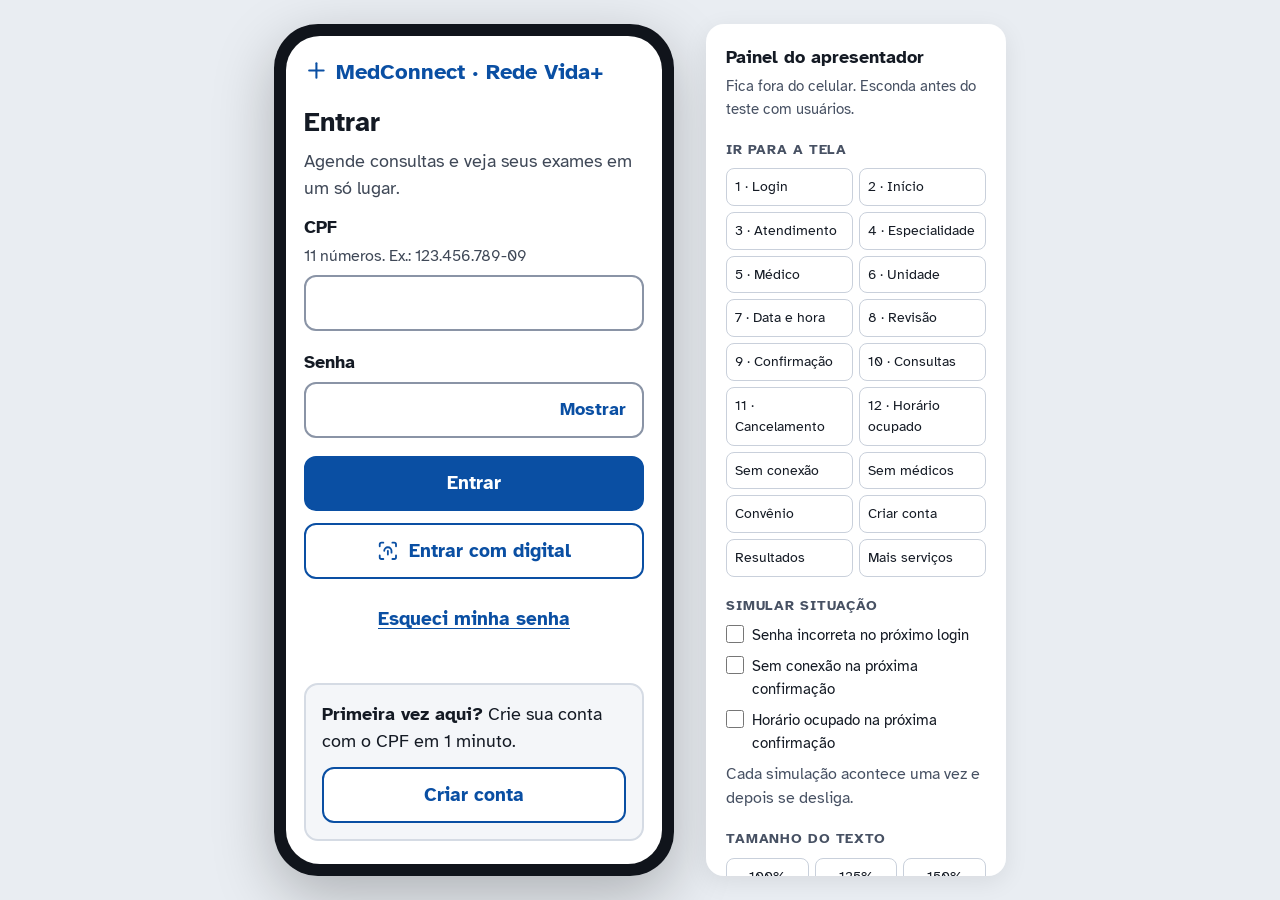
<file: prototipo/index.html>
<!doctype html>
<html lang="pt-BR">
<head>
  <meta charset="utf-8">
  <meta name="viewport" content="width=device-width, initial-scale=1, viewport-fit=cover">
  <title>MedConnect — Protótipo</title>
  <link rel="preconnect" href="https://fonts.googleapis.com">
  <link rel="preconnect" href="https://fonts.gstatic.com" crossorigin>
  <link href="https://fonts.googleapis.com/css2?family=Atkinson+Hyperlegible:wght@400;700&display=swap" rel="stylesheet">
  <link rel="stylesheet" href="proto.css">
</head>
<body>
  <div class="stage">
    <div class="phone">
      <div class="app" id="app">
        <header class="hdr" id="hdr"></header>
        <main class="scr" id="scr" aria-labelledby="h1"></main>
        <div id="foot"></div>
        <div class="toast" id="toast" role="status" aria-live="polite" hidden></div>
        <div class="sr-only" id="live" aria-live="assertive"></div>
      </div>
    </div>

    <aside class="panel" id="panel" aria-label="Painel do apresentador">
      <h2>Painel do apresentador</h2>
      <p>Fica fora do celular. Esconda antes do teste com usuários.</p>

      <h3>Ir para a tela</h3>
      <div class="jump" id="jumpList"></div>

      <h3>Simular situação</h3>
      <label><input type="checkbox" data-scen="wrongPass">Senha incorreta no próximo login</label>
      <label><input type="checkbox" data-scen="offline">Sem conexão na próxima confirmação</label>
      <label><input type="checkbox" data-scen="slotTaken">Horário ocupado na próxima confirmação</label>
      <p class="small">Cada simulação acontece uma vez e depois se desliga.</p>

      <h3>Tamanho do texto</h3>
      <div class="row">
        <button type="button" data-scale="1">100%</button>
        <button type="button" data-scale="1.25">125%</button>
        <button type="button" data-scale="1.5">150%</button>
      </div>
      <label style="margin-top:10px"><input type="checkbox" id="pContrast">Alto contraste</label>

      <h3>Sessão</h3>
      <div class="stack" style="display:grid;gap:6px">
        <button type="button" id="pReset">Reiniciar protótipo (apaga as consultas)</button>
        <button type="button" id="pHide">Esconder painel (modo teste)</button>
      </div>
      <p class="small" style="margin-top:10px">Atalho: Shift + P mostra ou esconde.</p>
    </aside>
  </div>
  <button type="button" class="panel-show" id="pShow" hidden>Painel</button>

  <dialog id="exitDlg" aria-labelledby="exitTitle" aria-describedby="exitDesc">
    <h2 id="exitTitle">Sair do agendamento?</h2>
    <p id="exitDesc">As escolhas que você fez até agora não serão salvas. Nada foi agendado ainda.</p>
    <div class="stack" style="margin-top:18px">
      <button class="btn" type="button" value="stay" autofocus data-dlg="stay">Continuar agendando</button>
      <button class="btn sec" type="button" value="leave" data-dlg="leave">Sair</button>
    </div>
  </dialog>

  <script src="proto.js"></script>
</body>
</html>
</file>
<file: assets/site.css>
/* MedConnect — site do estudo de caso */

:root {
  --bg: #f6f7f9;
  --surface: #ffffff;
  --surface-2: #eef1f5;
  --text: #141a24;
  --text-2: #475163;
  --line: #d5dbe4;
  --primary: #0a4fa3;
  --primary-soft: #e3edfa;
  --accent: #0d7a68;
  --accent-soft: #dff3ee;
  --danger: #b42318;
  --danger-soft: #fdecea;
  --warn: #7a5200;
  --warn-soft: #fff3d6;
  --ok: #17663a;
  --ok-soft: #e1f4e8;
  --focus: #ffbf47;
  --radius: 14px;
  --shadow: 0 1px 2px rgba(20, 26, 36, .06), 0 4px 16px rgba(20, 26, 36, .06);
  --font: "Atkinson Hyperlegible", system-ui, -apple-system, "Segoe UI", Roboto, sans-serif;
  color-scheme: light;
}

:root[data-theme="dark"] {
  --bg: #0f131a;
  --surface: #171c25;
  --surface-2: #1f2632;
  --text: #edf1f7;
  --text-2: #aab4c4;
  --line: #2e3746;
  --primary: #7fb2f5;
  --primary-soft: #1a2b45;
  --accent: #5fd0b8;
  --accent-soft: #14322d;
  --danger: #ff8a80;
  --danger-soft: #3a1c1a;
  --warn: #f5c45e;
  --warn-soft: #362a10;
  --ok: #79d69c;
  --ok-soft: #15301f;
  --shadow: 0 1px 2px rgba(0, 0, 0, .3), 0 4px 16px rgba(0, 0, 0, .25);
  color-scheme: dark;
}

* { box-sizing: border-box; }
html { scroll-behavior: smooth; scroll-padding-top: 24px; }
@media (prefers-reduced-motion: reduce) { html { scroll-behavior: auto; } }

body {
  margin: 0;
  background: var(--bg);
  color: var(--text);
  font-family: var(--font);
  font-size: 1.0625rem;
  line-height: 1.6;
  -webkit-font-smoothing: antialiased;
}

a { color: var(--primary); text-underline-offset: 3px; }
:focus-visible { outline: 3px solid var(--focus); outline-offset: 2px; border-radius: 6px; }

.skip {
  position: absolute; left: 16px; top: -60px; z-index: 100;
  background: var(--text); color: var(--bg); padding: 10px 16px; border-radius: 8px;
}
.skip:focus { top: 16px; }

/* ---------- layout ---------- */
.layout { display: grid; grid-template-columns: 270px minmax(0, 1fr); min-height: 100vh; }
.sidebar {
  position: sticky; top: 0; height: 100vh; overflow-y: auto;
  border-right: 1px solid var(--line); background: var(--surface);
  padding: 28px 20px;
}
.brand { display: flex; align-items: center; gap: 10px; font-weight: 700; font-size: 1.2rem; margin-bottom: 4px; }
.brand-mark {
  width: 34px; height: 34px; border-radius: 10px; background: var(--primary); color: #fff;
  display: grid; place-items: center; font-size: 1.1rem;
}
:root[data-theme="dark"] .brand-mark { color: #0f131a; }
.brand-sub { color: var(--text-2); font-size: .9rem; margin: 0 0 24px; }

.nav { list-style: none; margin: 0; padding: 0; display: grid; gap: 2px; }
.nav a {
  display: grid; grid-template-columns: 30px 1fr; gap: 8px; align-items: baseline;
  padding: 8px 10px; border-radius: 10px; text-decoration: none; color: var(--text-2); font-size: .95rem; line-height: 1.35;
}
.nav a:hover { background: var(--surface-2); color: var(--text); }
.nav a.active { background: var(--primary-soft); color: var(--primary); font-weight: 700; }
.nav .num { font-variant-numeric: tabular-nums; font-weight: 700; font-size: .85rem; }
.nav-cta {
  display: block; margin-top: 20px; text-align: center; background: var(--primary); color: #fff;
  padding: 12px; border-radius: 12px; text-decoration: none; font-weight: 700;
}
:root[data-theme="dark"] .nav-cta { color: #0f131a; }
.theme-btn {
  margin-top: 12px; width: 100%; background: none; border: 1px solid var(--line); color: var(--text-2);
  border-radius: 10px; padding: 8px; font: inherit; font-size: .9rem; cursor: pointer;
}

main { padding: 48px clamp(16px, 5vw, 72px) 96px; max-width: 1180px; width: 100%; }

.topbar { display: none; }

@media (max-width: 960px) {
  .layout { grid-template-columns: 1fr; }
  .sidebar { display: none; }
  .topbar {
    display: flex; position: sticky; top: 0; z-index: 20; align-items: center; justify-content: space-between;
    gap: 12px; padding: 12px 16px; background: var(--surface); border-bottom: 1px solid var(--line);
  }
  .topbar select { font: inherit; padding: 8px 10px; border-radius: 10px; border: 1px solid var(--line); background: var(--surface); color: var(--text); max-width: 60vw; }
  main { padding-top: 28px; }
}

/* ---------- type ---------- */
h1, h2, h3, h4 { line-height: 1.2; margin: 0 0 .5em; }
h1 { font-size: clamp(2rem, 4.5vw, 3.1rem); letter-spacing: -.02em; }
h2 { font-size: clamp(1.6rem, 3vw, 2.1rem); letter-spacing: -.01em; }
h3 { font-size: 1.25rem; margin-top: 1.6em; }
h4 { font-size: 1.05rem; }
p { margin: 0 0 1em; }
.lead { font-size: 1.2rem; color: var(--text-2); max-width: 62ch; }
.muted { color: var(--text-2); }
.small { font-size: .9rem; }

.eyebrow {
  display: inline-flex; gap: 8px; align-items: center; font-size: .82rem; font-weight: 700;
  text-transform: uppercase; letter-spacing: .08em; color: var(--accent); margin-bottom: 10px;
}

section.block { padding-top: 64px; margin-top: 64px; border-top: 1px solid var(--line); }
section.block:first-of-type { border-top: 0; margin-top: 0; padding-top: 0; }

.deliverable {
  display: flex; gap: 10px; align-items: flex-start; background: var(--surface-2); border-radius: 12px;
  padding: 12px 16px; margin: 0 0 28px; font-size: .95rem; color: var(--text-2);
}
.deliverable strong { color: var(--text); }

/* ---------- components ---------- */
.card { background: var(--surface); border: 1px solid var(--line); border-radius: var(--radius); padding: 22px; box-shadow: var(--shadow); }
.grid { display: grid; gap: 16px; }
.g2 { grid-template-columns: repeat(2, minmax(0, 1fr)); }
.g3 { grid-template-columns: repeat(3, minmax(0, 1fr)); }
.g4 { grid-template-columns: repeat(4, minmax(0, 1fr)); }
@media (max-width: 900px) { .g3, .g4 { grid-template-columns: repeat(2, minmax(0, 1fr)); } }
@media (max-width: 640px) { .g2, .g3, .g4 { grid-template-columns: 1fr; } }

.callout { border-left: 4px solid var(--primary); background: var(--primary-soft); padding: 18px 20px; border-radius: 0 12px 12px 0; margin: 20px 0; }
.callout.danger { border-color: var(--danger); background: var(--danger-soft); }
.callout.ok { border-color: var(--ok); background: var(--ok-soft); }
.callout.warn { border-color: var(--warn); background: var(--warn-soft); }
.callout p:last-child { margin: 0; }

.quote { font-size: 1.35rem; line-height: 1.4; font-weight: 700; margin: 0; }

.tag {
  display: inline-block; font-size: .78rem; font-weight: 700; padding: 3px 9px; border-radius: 999px;
  background: var(--surface-2); color: var(--text-2); white-space: nowrap;
}
.tag.p { background: var(--primary-soft); color: var(--primary); }
.tag.a { background: var(--accent-soft); color: var(--accent); }
.tag.d { background: var(--danger-soft); color: var(--danger); }
.tag.w { background: var(--warn-soft); color: var(--warn); }
.tag.o { background: var(--ok-soft); color: var(--ok); }

.stat { font-size: 2.4rem; font-weight: 700; line-height: 1; letter-spacing: -.02em; }
.stat-label { color: var(--text-2); font-size: .92rem; margin-top: 6px; }

ul.clean { list-style: none; padding: 0; margin: 0; }
ul.ticks { padding-left: 0; list-style: none; margin: 0; }
ul.ticks li { position: relative; padding-left: 26px; margin-bottom: 8px; }
ul.ticks li::before { content: "✓"; position: absolute; left: 0; color: var(--accent); font-weight: 700; }
ol.needs { margin: 0; padding-left: 22px; }
ol.needs li { margin-bottom: 8px; }

/* tables */
.table-wrap { overflow-x: auto; border: 1px solid var(--line); border-radius: var(--radius); background: var(--surface); }
table { border-collapse: collapse; width: 100%; font-size: .95rem; }
th, td { text-align: left; vertical-align: top; padding: 12px 14px; border-bottom: 1px solid var(--line); }
th { background: var(--surface-2); font-size: .85rem; text-transform: uppercase; letter-spacing: .04em; color: var(--text-2); position: sticky; top: 0; }
tr:last-child td { border-bottom: 0; }
td.sev { text-align: center; }
.sev-badge { display: inline-grid; place-items: center; width: 34px; height: 34px; border-radius: 10px; font-weight: 700; font-size: 1.05rem; }
.sev-4 { background: var(--danger); color: #fff; }
.sev-3 { background: var(--danger-soft); color: var(--danger); border: 2px solid var(--danger); }
.sev-2 { background: var(--warn-soft); color: var(--warn); border: 2px solid var(--warn); }
.sev-1, .sev-0 { background: var(--surface-2); color: var(--text-2); }

/* persona */
.persona { display: grid; gap: 14px; }
.persona-head { display: flex; gap: 14px; align-items: center; }
.avatar { width: 56px; height: 56px; border-radius: 50%; display: grid; place-items: center; font-weight: 700; font-size: 1.2rem; background: var(--surface-2); flex: none; }
.persona.pick { border: 2px solid var(--primary); }
.persona dl { display: grid; grid-template-columns: 96px 1fr; gap: 6px 12px; margin: 0; font-size: .93rem; }
.persona dt { color: var(--text-2); font-weight: 700; }
.persona dd { margin: 0; }

/* layers */
.layers { display: grid; gap: 8px; }
.layer { display: grid; grid-template-columns: 150px 1fr auto; gap: 16px; align-items: center; padding: 14px 18px; border-radius: 12px; background: var(--surface); border: 1px solid var(--line); }
.layer b { font-size: 1.05rem; }
@media (max-width: 640px) { .layer { grid-template-columns: 1fr; gap: 4px; } }

/* journey */
.journey { overflow-x: auto; border: 1px solid var(--line); border-radius: var(--radius); background: var(--surface); }
.journey table { min-width: 1240px; table-layout: fixed; }
.journey th:first-child, .journey td:first-child { width: 130px; position: sticky; left: 0; background: var(--surface-2); z-index: 1; }
.journey td { font-size: .9rem; }
.journey thead th { text-transform: none; letter-spacing: 0; font-size: .95rem; color: var(--text); }
.journey .stage-n { display: block; font-size: .75rem; color: var(--text-2); font-weight: 700; }
.emo { font-weight: 700; }
.emo.n2 { color: var(--danger); } .emo.n1 { color: var(--warn); } .emo.z { color: var(--text-2); } .emo.p1 { color: var(--ok); }
.emo-chart { width: 100%; height: auto; display: block; }

.friction { display: grid; grid-template-columns: 52px 1fr; gap: 14px; align-items: start; }
.friction .fnum { width: 44px; height: 44px; border-radius: 12px; background: var(--danger-soft); color: var(--danger); font-weight: 700; display: grid; place-items: center; }

/* flow */
.flow-wrap { overflow-x: auto; background: var(--surface); border: 1px solid var(--line); border-radius: var(--radius); padding: 12px; }
.flow-wrap svg { display: block; min-width: 940px; width: 100%; height: auto; }
.legend { display: flex; flex-wrap: wrap; gap: 14px 22px; margin: 14px 0; font-size: .9rem; color: var(--text-2); }
.legend span { display: inline-flex; gap: 8px; align-items: center; }
.sw { width: 22px; height: 14px; border-radius: 4px; border: 2px solid; display: inline-block; }
.sw.n { border-color: var(--primary); background: var(--surface); }
.sw.d { border-color: var(--warn); background: var(--warn-soft); transform: rotate(45deg) scale(.7); }
.sw.e { border-color: var(--danger); background: var(--danger-soft); }
.sw.t { border-color: var(--accent); background: var(--accent-soft); border-radius: 999px; }
.sw.r { border: 0; height: 0; border-top: 3px dashed var(--ok); border-radius: 0; }

details.textalt { margin-top: 14px; }
details.textalt summary { cursor: pointer; font-weight: 700; color: var(--primary); padding: 6px 0; }
details.textalt ol { padding-left: 22px; }

/* checklist */
.check-group h3 { display: flex; align-items: center; gap: 10px; }
.check-item { display: grid; grid-template-columns: 34px 1fr; gap: 12px; padding: 16px 0; border-top: 1px solid var(--line); }
.check-item:first-of-type { border-top: 0; }
.check-item input { width: 24px; height: 24px; margin: 4px 0 0; accent-color: var(--accent); cursor: pointer; }
.check-item .ref { font-size: .82rem; color: var(--text-2); font-weight: 700; }
.check-item p { margin: 4px 0 0; font-size: .95rem; }
.check-item .why { color: var(--text-2); }
.progress { height: 10px; border-radius: 999px; background: var(--surface-2); overflow: hidden; }
.progress > i { display: block; height: 100%; background: var(--accent); width: 0; transition: width .3s; }

/* wireframes */
.wf-grid { display: grid; grid-template-columns: repeat(auto-fill, minmax(200px, 1fr)); gap: 22px; }
.wf figure { margin: 0; }
.wf figcaption { font-size: .88rem; margin-top: 10px; color: var(--text-2); }
.wf figcaption b { color: var(--text); display: block; font-size: .95rem; }
.wf-phone {
  aspect-ratio: 9 / 17; border: 2px solid #9aa3b2; border-radius: 22px; padding: 14px 12px; background: #fbfbfa;
  display: flex; flex-direction: column; gap: 7px; font-family: "Comic Sans MS", "Segoe Print", var(--font); color: #444;
  overflow: hidden;
}
.wf-phone > * { flex: none; }
.wf-bar { height: 8px; width: 34%; background: #c8ccd3; border-radius: 4px; margin: 0 auto 4px; }
.wf-h { font-size: .82rem; font-weight: 700; color: #333; }
.wf-t { font-size: .64rem; color: #666; line-height: 1.3; }
.wf-line { height: 6px; background: #d9dce1; border-radius: 3px; }
.wf-line.s { width: 60%; }
.wf-in { border: 1.5px solid #9aa3b2; border-radius: 6px; padding: 5px 7px; font-size: .62rem; color: #777; background: #fff; }
.wf-btn { border: 1.5px solid #555; background: #555; color: #fff; border-radius: 7px; padding: 6px; font-size: .64rem; text-align: center; font-weight: 700; }
.wf-btn.o { background: #fff; color: #444; }
.wf-btn.x { background: #fff; color: #444; border-style: dashed; }
.wf-card { border: 1.5px solid #9aa3b2; border-radius: 8px; padding: 6px 7px; font-size: .62rem; color: #555; background: #fff; display: flex; gap: 6px; align-items: center; }
.wf-card .ph { width: 18px; height: 18px; border-radius: 4px; background: #d9dce1; flex: none; }
.wf-card.sel { border-width: 2.5px; border-color: #333; }
.wf-tiles { display: grid; grid-template-columns: 1fr 1fr; gap: 6px; }
.wf-tile { border: 1.5px solid #9aa3b2; border-radius: 8px; height: 46px; font-size: .58rem; display: grid; place-items: center; text-align: center; padding: 3px; background: #fff; }
.wf-chips { display: flex; gap: 4px; flex-wrap: wrap; }
.wf-chip { border: 1.5px solid #9aa3b2; border-radius: 999px; padding: 2px 7px; font-size: .58rem; background: #fff; }
.wf-chip.sel { background: #555; color: #fff; border-color: #555; }
.wf-steps { display: flex; gap: 3px; }
.wf-steps i { flex: 1; height: 4px; background: #d9dce1; border-radius: 2px; }
.wf-steps i.on { background: #555; }
.wf-spacer { flex: 1 1 auto; }
.wf-tab { display: flex; justify-content: space-around; border-top: 1.5px solid #c8ccd3; padding-top: 6px; font-size: .55rem; color: #777; }
.wf-note { font-size: .58rem; color: #b42318; border: 1.5px dashed #b42318; border-radius: 6px; padding: 3px 6px; }
.wf-icon { width: 40px; height: 40px; border-radius: 50%; border: 2px solid #555; margin: 6px auto 0; display: grid; place-items: center; font-size: .9rem; }

/* prototype embed */
.proto-embed { display: grid; grid-template-columns: minmax(0, 420px) 1fr; gap: 28px; align-items: start; }
.proto-frame { width: 100%; height: 820px; border: 0; border-radius: 28px; background: var(--surface); box-shadow: var(--shadow); outline: 1px solid var(--line); }
@media (max-width: 900px) { .proto-embed { grid-template-columns: 1fr; } .proto-frame { height: 760px; } }

.decision { display: grid; grid-template-columns: 48px 1fr; gap: 14px; padding: 18px 0; border-top: 1px solid var(--line); }
.decision:first-child { border-top: 0; padding-top: 0; }
.decision .dn { width: 40px; height: 40px; border-radius: 50%; background: var(--primary); color: #fff; display: grid; place-items: center; font-weight: 700; }
:root[data-theme="dark"] .decision .dn { color: #0f131a; }
.decision h4 { margin-bottom: 4px; }
.decision p { margin: 0 0 6px; font-size: .96rem; }

/* testing */
.task-card { border: 2px dashed var(--line); border-radius: var(--radius); padding: 20px; background: var(--surface); }
.task-card .tid { font-weight: 700; color: var(--accent); font-size: .85rem; letter-spacing: .06em; }
.task-card blockquote { margin: 10px 0; font-size: 1.12rem; font-weight: 700; line-height: 1.45; }
.task-card .succ { font-size: .9rem; color: var(--text-2); }

.form-row { display: grid; grid-template-columns: repeat(auto-fit, minmax(150px, 1fr)); gap: 12px; align-items: end; }
label.f { display: grid; gap: 6px; font-size: .9rem; font-weight: 700; }
label.f input, label.f select, label.f textarea {
  font: inherit; font-weight: 400; padding: 10px 12px; border-radius: 10px; border: 1.5px solid var(--line);
  background: var(--surface); color: var(--text); min-height: 46px; width: 100%;
}
label.f textarea { min-height: 70px; resize: vertical; }
.btn {
  font: inherit; font-weight: 700; border-radius: 10px; padding: 10px 16px; min-height: 46px; cursor: pointer;
  border: 1.5px solid var(--primary); background: var(--primary); color: #fff;
}
:root[data-theme="dark"] .btn { color: #0f131a; }
.btn.ghost { background: transparent; color: var(--primary); }
.btn.danger { background: transparent; border-color: var(--danger); color: var(--danger); }
.btn-row { display: flex; flex-wrap: wrap; gap: 10px; margin-top: 14px; }

.stopwatch { display: flex; gap: 10px; align-items: center; }
.stopwatch output { font-variant-numeric: tabular-nums; font-size: 1.6rem; font-weight: 700; min-width: 92px; }

.metric-grid { display: grid; grid-template-columns: repeat(auto-fit, minmax(240px, 1fr)); gap: 14px; }
.metric { background: var(--surface); border: 1px solid var(--line); border-radius: var(--radius); padding: 18px; }
.metric h4 { font-size: .95rem; color: var(--text-2); }
.metric .row { display: flex; justify-content: space-between; gap: 10px; padding: 6px 0; border-top: 1px solid var(--line); font-size: .95rem; }
.metric .row:first-of-type { border-top: 0; }
.metric .row b { font-variant-numeric: tabular-nums; }

.verdict { display: grid; grid-template-columns: 1fr auto; gap: 12px; align-items: center; padding: 14px 0; border-top: 1px solid var(--line); }
.verdict:first-child { border-top: 0; }
.verdict .crit { font-weight: 700; }
.verdict .res { font-size: .92rem; color: var(--text-2); }

.empty { text-align: center; padding: 28px; color: var(--text-2); }

footer.foot { margin-top: 80px; padding-top: 24px; border-top: 1px solid var(--line); color: var(--text-2); font-size: .9rem; }

@media print {
  .sidebar, .topbar, .proto-frame, .btn, .stopwatch { display: none !important; }
  .layout { display: block; }
  body { background: #fff; }
  section.block { break-before: page; }
}

/* curva emocional */
.emo-grid { stroke: var(--line); stroke-width: 1; stroke-dasharray: 4 4; }
.emo-grid.zero { stroke-dasharray: none; }
.emo-axis { fill: var(--text-2); font-family: var(--font); font-size: 12px; }
.emo-line { fill: none; stroke: var(--primary); stroke-width: 3; }
.emo-dot { stroke: var(--surface); stroke-width: 3; }
.emo-dot.n2 { fill: var(--danger); } .emo-dot.n1 { fill: var(--warn); } .emo-dot.z { fill: var(--text-2); } .emo-dot.p1 { fill: var(--ok); }
.emo-lab { fill: var(--text); font-family: var(--font); font-size: 13px; font-weight: 700; }
.fl-h { fill: var(--primary-soft); stroke: var(--primary); stroke-width: 2.5; }

/* impede que tabelas e diagramas largos estiquem a página no celular */
.layout > main { min-width: 0; }
@media (max-width: 960px) { .layout { grid-template-columns: minmax(0, 1fr); } }
.friction > div { min-width: 0; }
.friction .tag { white-space: normal; }

.check-item .how { color: var(--ok); font-size: .9rem; }
.topbar .brand { flex: none; margin: 0; }
.topbar select { flex: 1 1 auto; min-width: 0; }
.decision > div { min-width: 0; }
.decision .tag, .card .tag { white-space: normal; }
.check-item label { min-width: 0; overflow-wrap: break-word; }
.stopwatch { flex-wrap: wrap; }
</file>
<file: prototipo/proto.css>
/* MedConnect — protótipo de média fidelidade */

:root {
  --bg: #e9edf2;
  --app: #ffffff;
  --surface: #f4f6f9;
  --text: #141a24;
  --text-2: #3f4857;
  --line: #8a94a6;
  --line-soft: #d5dbe4;
  --primary: #0a4fa3;
  --primary-hover: #083f83;
  --primary-soft: #e3edfa;
  --danger: #b42318;
  --danger-soft: #fdecea;
  --ok: #17663a;
  --ok-soft: #e1f4e8;
  --warn: #7a5200;
  --warn-soft: #fff3d6;
  --focus: #ffbf47;
  --focus-ring: #141a24;
  --radius: 14px;
  --tap: 3.1rem;           /* ~56px com texto base de 18px */
  --font: "Atkinson Hyperlegible", system-ui, -apple-system, "Segoe UI", Roboto, sans-serif;
  font-size: 112.5%;       /* 18px */
}

:root[data-contrast="high"] {
  --bg: #000;
  --app: #fff;
  --surface: #fff;
  --text: #000;
  --text-2: #000;
  --line: #000;
  --line-soft: #000;
  --primary: #002d6e;
  --primary-hover: #001b45;
  --primary-soft: #fff;
  --danger: #8a0000;
  --ok: #004d1f;
  --warn: #4d3300;
}
:root[data-contrast="high"] .opt, :root[data-contrast="high"] .card { border-width: 2px; }

* { box-sizing: border-box; }
html, body { height: 100%; }
body {
  margin: 0; background: var(--bg); color: var(--text); font-family: var(--font);
  font-size: 1rem; line-height: 1.5; -webkit-font-smoothing: antialiased;
}
button, input, select { font: inherit; color: inherit; }
:focus-visible { outline: 3px solid var(--focus); outline-offset: 2px; box-shadow: 0 0 0 6px var(--focus-ring); border-radius: 8px; }
.sr-only { position: absolute; width: 1px; height: 1px; padding: 0; margin: -1px; overflow: hidden; clip: rect(0, 0, 0, 0); white-space: nowrap; border: 0; }

@media (prefers-reduced-motion: reduce) { * { animation: none !important; transition: none !important; } }

/* ---------- palco ---------- */
.stage { min-height: 100%; display: flex; justify-content: center; align-items: flex-start; gap: 32px; padding: 24px 16px; }
.phone {
  width: 400px; height: min(860px, calc(100vh - 48px)); flex: none;
  border-radius: 44px; background: #10141b; padding: 12px; box-shadow: 0 20px 60px rgba(0, 0, 0, .25);
}
.phone > .app { border-radius: 34px; }

body.embed { background: var(--app); }
body.embed .stage { padding: 0; display: block; height: 100%; }
body.embed .phone { width: 100%; height: 100%; padding: 0; background: none; box-shadow: none; border-radius: 0; }
body.embed .phone > .app { border-radius: 0; }
body.embed .panel, body.embed .panel-show { display: none !important; }

@media (max-width: 760px) {
  .stage { padding: 0; display: block; height: 100%; }
  .phone { width: 100%; height: 100dvh; padding: 0; background: none; box-shadow: none; border-radius: 0; }
  .phone > .app { border-radius: 0; }
  .panel, .panel-show { display: none !important; }
}

/* ---------- app ---------- */
.app { height: 100%; display: flex; flex-direction: column; background: var(--app); overflow: hidden; position: relative; }
.hdr { flex: none; padding: 10px 12px 0; border-bottom: 1px solid var(--line-soft); background: var(--app); }
.hdr-row { display: flex; align-items: center; justify-content: space-between; gap: 8px; min-height: var(--tap); }
.hdr-step { font-size: .85rem; font-weight: 700; color: var(--text-2); text-align: center; }
.hdr-title { font-weight: 700; font-size: 1.05rem; padding: 0 6px; }
.icon-btn {
  min-height: 2.75rem; min-width: 2.75rem; padding: 0 12px; display: inline-flex; align-items: center; gap: 6px;
  background: none; border: 0; border-radius: 10px; color: var(--primary); font-weight: 700; cursor: pointer;
}
.icon-btn:hover { background: var(--primary-soft); }
.icon-btn.quiet { color: var(--text-2); }
.prog { height: 6px; background: var(--line-soft); border-radius: 3px; margin: 6px 4px 10px; overflow: hidden; }
.prog > i { display: block; height: 100%; background: var(--primary); border-radius: 3px; }

.scr { flex: 1 1 auto; overflow-y: auto; padding: 20px 18px 28px; }
.scr h1 { font-size: 1.5rem; line-height: 1.25; margin: 0 0 8px; outline: none; }
.scr h2 { font-size: 1.1rem; margin: 26px 0 10px; }
.scr p { margin: 0 0 12px; }
.lede { color: var(--text-2); }
.small { font-size: .88rem; }
.muted { color: var(--text-2); }

.bar { flex: none; padding: 12px 18px 16px; border-top: 1px solid var(--line-soft); background: var(--app); display: grid; gap: 10px; }

/* botões */
.btn {
  display: flex; align-items: center; justify-content: center; gap: 10px; width: 100%;
  min-height: var(--tap); padding: 10px 18px; border-radius: 12px; border: 2px solid var(--primary);
  background: var(--primary); color: #fff; font-weight: 700; font-size: 1.05rem; cursor: pointer; text-align: center; text-decoration: none;
}
.btn:hover { background: var(--primary-hover); border-color: var(--primary-hover); }
.btn.sec { background: var(--app); color: var(--primary); }
.btn.sec:hover { background: var(--primary-soft); }
.btn.danger { background: var(--app); color: var(--danger); border-color: var(--danger); }
.btn.danger:hover { background: var(--danger-soft); }
.btn.link { background: none; border-color: transparent; color: var(--primary); text-decoration: underline; text-underline-offset: 3px; }
.btn.link:hover { background: var(--primary-soft); }
.btn[aria-disabled="true"] { opacity: .85; cursor: progress; }
.btn .spin { width: 20px; height: 20px; border: 3px solid rgba(255, 255, 255, .4); border-top-color: #fff; border-radius: 50%; animation: spin .8s linear infinite; }
@keyframes spin { to { transform: rotate(360deg); } }
.stack { display: grid; gap: 12px; }
.gap-lg { margin-top: 36px; }

/* campos */
.field { display: grid; gap: 6px; margin-bottom: 18px; }
.field label { font-weight: 700; }
.field .hint { font-size: .88rem; color: var(--text-2); margin-top: -2px; }
.field input, .field select {
  min-height: var(--tap); padding: 10px 14px; border: 2px solid var(--line); border-radius: 12px; background: var(--app); width: 100%;
}
.field input[aria-invalid="true"] { border-color: var(--danger); border-width: 3px; }
.pw { position: relative; }
.pw input { padding-right: 96px; }
.pw button { position: absolute; right: 6px; top: 50%; transform: translateY(-50%); }
.ferr { display: flex; gap: 8px; color: var(--danger); font-weight: 700; font-size: .95rem; }

.alert { display: grid; grid-template-columns: 28px 1fr; gap: 10px; padding: 14px; border-radius: 12px; border: 2px solid; margin-bottom: 18px; }
.alert.err { background: var(--danger-soft); border-color: var(--danger); }
.alert.ok { background: var(--ok-soft); border-color: var(--ok); }
.alert.info { background: var(--primary-soft); border-color: var(--primary); }
.alert.warn { background: var(--warn-soft); border-color: var(--warn); }
.alert .ic { font-size: 1.3rem; line-height: 1.2; }
.alert p { margin: 0; }
.alert details { margin-top: 6px; font-size: .85rem; }

/* opções (radio em forma de cartão) */
fieldset { border: 0; padding: 0; margin: 0 0 8px; min-width: 0; }
legend { font-weight: 700; font-size: 1.1rem; padding: 0; margin-bottom: 10px; }
.opts { display: grid; gap: 10px; }
.opt { position: relative; display: flex; gap: 14px; align-items: center; min-height: var(--tap); padding: 14px 16px; border: 2px solid var(--line-soft); border-radius: var(--radius); background: var(--app); cursor: pointer; }
.opt:hover { border-color: var(--primary); }
.opt input { position: absolute; opacity: 0; inset: 0; margin: 0; cursor: pointer; }
.opt .radio { flex: none; width: 24px; height: 24px; border-radius: 50%; border: 2px solid var(--line); display: grid; place-items: center; background: var(--app); }
.opt input:checked ~ .radio { border-color: var(--primary); }
.opt input:checked ~ .radio::after { content: ""; width: 12px; height: 12px; border-radius: 50%; background: var(--primary); }
.opt:has(input:checked) { border-color: var(--primary); border-width: 3px; padding: 13px 15px; background: var(--primary-soft); }
.opt:has(input:focus-visible) { outline: 3px solid var(--focus); outline-offset: 2px; box-shadow: 0 0 0 6px var(--focus-ring); }
.opt .body { flex: 1; min-width: 0; }
.opt .t { font-weight: 700; display: block; }
.opt .d { display: block; font-size: .9rem; color: var(--text-2); }
.opt .meta { display: flex; flex-wrap: wrap; gap: 6px; margin-top: 6px; }

.chips { display: flex; flex-wrap: wrap; gap: 8px; }
.chip { position: relative; display: inline-flex; align-items: center; justify-content: center; min-height: var(--tap); min-width: 4.4rem; padding: 6px 16px; border: 2px solid var(--line-soft); border-radius: 12px; background: var(--app); font-weight: 700; cursor: pointer; }
.chip input { position: absolute; opacity: 0; inset: 0; margin: 0; cursor: pointer; }
.chip:has(input:checked) { background: var(--primary); border-color: var(--primary); color: #fff; }
.chip:has(input:focus-visible) { outline: 3px solid var(--focus); outline-offset: 2px; box-shadow: 0 0 0 6px var(--focus-ring); }
.chip .sub { display: block; font-size: .78rem; font-weight: 400; }
.chip.day { flex-direction: column; line-height: 1.2; padding: 8px 12px; }
.days { display: grid; grid-template-columns: repeat(auto-fill, minmax(5.2rem, 1fr)); gap: 8px; }
.times { display: grid; grid-template-columns: repeat(auto-fill, minmax(5.2rem, 1fr)); gap: 8px; }

.toggle { display: flex; align-items: center; justify-content: space-between; gap: 12px; min-height: var(--tap); padding: 10px 14px; border: 2px solid var(--line-soft); border-radius: 12px; background: var(--surface); cursor: pointer; width: 100%; text-align: left; font-weight: 700; }
.toggle .sw { flex: none; width: 52px; height: 30px; border-radius: 999px; background: var(--line); position: relative; }
.toggle .sw::after { content: ""; position: absolute; top: 3px; left: 3px; width: 24px; height: 24px; border-radius: 50%; background: #fff; transition: left .15s; }
.toggle[aria-pressed="true"] .sw { background: var(--primary); }
.toggle[aria-pressed="true"] .sw::after { left: 25px; }
.toggle .state { font-size: .82rem; font-weight: 700; color: var(--text-2); margin-right: 6px; }

/* selos */
.badge { display: inline-flex; align-items: center; gap: 5px; font-size: .82rem; font-weight: 700; padding: 3px 9px; border-radius: 8px; border: 1.5px solid; }
.badge.ok { color: var(--ok); background: var(--ok-soft); border-color: var(--ok); }
.badge.no { color: var(--danger); background: var(--danger-soft); border-color: var(--danger); }
.badge.info { color: var(--primary); background: var(--primary-soft); border-color: var(--primary); }
.badge.warn { color: var(--warn); background: var(--warn-soft); border-color: var(--warn); }
.badge.neutral { color: var(--text-2); background: var(--surface); border-color: var(--line); }

/* cartões */
.card { border: 2px solid var(--line-soft); border-radius: var(--radius); padding: 16px; background: var(--app); }
.card.soft { background: var(--surface); }
.card-btn { display: block; width: 100%; text-align: left; cursor: pointer; }
.card-btn:hover { border-color: var(--primary); }
.card h3 { margin: 0 0 4px; font-size: 1.1rem; }
.kv { display: grid; gap: 0; margin: 0; }
.kv > div { display: grid; grid-template-columns: 1fr auto; gap: 4px 12px; align-items: center; padding: 12px 0; border-top: 1px solid var(--line-soft); }
.kv > div:first-child { border-top: 0; }
.kv dt { font-size: .85rem; color: var(--text-2); font-weight: 700; }
.kv dd { margin: 0; grid-column: 1; font-weight: 700; }
.kv .alt { grid-column: 2; grid-row: 1 / span 2; }
.kv .alt .icon-btn { text-decoration: underline; text-underline-offset: 3px; }
.summary { font-size: 1.1rem; line-height: 1.5; padding: 16px; border-radius: var(--radius); background: var(--primary-soft); border: 2px solid var(--primary); margin-bottom: 18px; }

.home-cta { display: flex; align-items: center; gap: 14px; width: 100%; padding: 20px; border-radius: var(--radius); border: 0; background: var(--primary); color: #fff; text-align: left; cursor: pointer; min-height: 5rem; }
.home-cta:hover { background: var(--primary-hover); }
.home-cta .big { font-size: 1.2rem; font-weight: 700; display: block; }
.home-cta .ic { font-size: 1.8rem; width: 48px; height: 48px; display: grid; place-items: center; background: rgba(255, 255, 255, .16); border-radius: 12px; flex: none; }
.tiles { display: grid; grid-template-columns: 1fr 1fr; gap: 12px; margin-top: 12px; }
.tile { display: grid; gap: 8px; align-content: start; padding: 16px; min-height: 6.2rem; border-radius: var(--radius); border: 2px solid var(--line-soft); background: var(--app); text-align: left; cursor: pointer; font-weight: 700; }
.tile:hover { border-color: var(--primary); }
.tile .ic { font-size: 1.5rem; }

.list { display: grid; gap: 0; border: 2px solid var(--line-soft); border-radius: var(--radius); overflow: hidden; }
.list button { display: flex; justify-content: space-between; align-items: center; gap: 12px; width: 100%; min-height: var(--tap); padding: 12px 16px; background: var(--app); border: 0; border-top: 1px solid var(--line-soft); text-align: left; cursor: pointer; font-weight: 700; }
.list button:first-child { border-top: 0; }
.list button:hover { background: var(--primary-soft); }
.list .chev { color: var(--text-2); }

.result-big { text-align: center; padding: 12px 0 4px; }
.result-ic { width: 84px; height: 84px; border-radius: 50%; display: grid; place-items: center; margin: 0 auto 14px; font-size: 2.6rem; font-weight: 700; }
.result-ic.ok { background: var(--ok-soft); color: var(--ok); border: 3px solid var(--ok); }
.result-ic.warn { background: var(--warn-soft); color: var(--warn); border: 3px solid var(--warn); }
.result-ic.danger { background: var(--danger-soft); color: var(--danger); border: 3px solid var(--danger); }

.danger-zone { margin-top: 40px; padding-top: 22px; border-top: 2px dashed var(--line-soft); }
.danger-zone h2 { margin-top: 0; }

.tabs { display: flex; gap: 8px; margin: 4px 0 16px; }
.tabs button { flex: 1; min-height: 2.9rem; border: 2px solid var(--line-soft); background: var(--app); border-radius: 12px; font-weight: 700; cursor: pointer; }
.tabs button[aria-selected="true"] { background: var(--text); color: var(--app); border-color: var(--text); }

.tabbar { flex: none; display: grid; grid-template-columns: repeat(4, 1fr); border-top: 1px solid var(--line-soft); background: var(--app); padding: 6px 4px 10px; }
.tabbar button { display: grid; justify-items: center; gap: 2px; min-height: 3.4rem; padding: 6px 2px; background: none; border: 0; border-radius: 10px; color: var(--text-2); font-size: .78rem; font-weight: 700; cursor: pointer; }
.tabbar .ic { font-size: 1.3rem; line-height: 1; }
.tabbar button[aria-current="page"] { color: var(--primary); background: var(--primary-soft); }

.table { width: 100%; border-collapse: collapse; font-size: .95rem; }
.table th, .table td { text-align: left; padding: 10px 6px; border-bottom: 1px solid var(--line-soft); vertical-align: top; }
.table th { font-size: .82rem; color: var(--text-2); }

/* toast */
.toast {
  position: absolute; left: 12px; right: 12px; bottom: 96px; z-index: 30;
  display: flex; align-items: center; justify-content: space-between; gap: 12px;
  padding: 12px 12px 12px 16px; border-radius: 14px; background: #141a24; color: #fff; box-shadow: 0 10px 30px rgba(0, 0, 0, .3);
}
.toast[hidden] { display: none; }
.toast .act { flex: none; min-height: 2.75rem; padding: 0 14px; border-radius: 10px; border: 2px solid #ffbf47; background: none; color: #ffbf47; font-weight: 700; cursor: pointer; }
.toast .x { flex: none; min-height: 2.75rem; min-width: 2.75rem; border: 0; background: none; color: #fff; cursor: pointer; font-size: 1.1rem; }

/* diálogo */
dialog { border: 0; border-radius: 20px; padding: 24px; width: min(360px, calc(100vw - 32px)); color: var(--text); background: var(--app); }
dialog::backdrop { background: rgba(10, 14, 20, .55); }
dialog h2 { margin: 0 0 8px; font-size: 1.3rem; }

/* painel do apresentador */
.panel { width: 300px; flex: none; background: #fff; border-radius: 18px; padding: 20px; box-shadow: 0 6px 24px rgba(0, 0, 0, .08); font-size: .85rem; max-height: calc(100vh - 48px); overflow-y: auto; }
.panel h2 { font-size: 1rem; margin: 0 0 4px; }
.panel h3 { font-size: .8rem; text-transform: uppercase; letter-spacing: .06em; color: #475163; margin: 18px 0 8px; }
.panel p { margin: 0 0 8px; color: #475163; }
.panel .jump { display: grid; grid-template-columns: 1fr 1fr; gap: 6px; }
.panel button { font-size: .8rem; padding: 7px 8px; min-height: 34px; border: 1.5px solid #c9d0db; background: #fff; border-radius: 8px; cursor: pointer; text-align: left; }
.panel button:hover { border-color: var(--primary); color: var(--primary); }
.panel label { display: flex; gap: 8px; align-items: flex-start; margin-bottom: 8px; cursor: pointer; }
.panel input[type="checkbox"] { width: 18px; height: 18px; margin: 1px 0 0; flex: none; accent-color: var(--primary); }
.panel .row { display: flex; gap: 6px; }
.panel .row button { flex: 1; text-align: center; }
.panel-show { position: fixed; right: 12px; bottom: 12px; font-size: .75rem; padding: 6px 10px; border-radius: 8px; border: 1px solid #c9d0db; background: #fff; color: #475163; cursor: pointer; opacity: .6; }
.panel-show:hover, .panel-show:focus-visible { opacity: 1; }
@media (max-width: 1000px) { .panel { display: none; } .panel-show { display: none; } }

@media (forced-colors: active) {
  .opt, .chip, .btn, .card, .tile, .list { border: 2px solid CanvasText; }
  .opt:has(input:checked), .chip:has(input:checked) { outline: 3px solid Highlight; }
}

/* ícones de traço (SVG) */
.i { width: 1.15em; height: 1.15em; flex: none; vertical-align: -0.2em; fill: none; stroke: currentColor; stroke-width: 2; stroke-linecap: round; stroke-linejoin: round; }
.badge .i { width: 1em; height: 1em; stroke-width: 2.4; }
.alert .ic { display: flex; padding-top: 1px; }
.alert .ic .i { width: 22px; height: 22px; }
.alert.err .ic { color: var(--danger); }
.alert.ok .ic { color: var(--ok); }
.alert.info .ic { color: var(--primary); }
.alert.warn .ic { color: var(--warn); }
.result-ic .i { width: 42px; height: 42px; stroke-width: 2.2; }
.home-cta .ic .i { width: 28px; height: 28px; stroke-width: 2.4; }
.tile .ic { color: var(--primary); line-height: 0; }
.tile .ic .i { width: 26px; height: 26px; stroke-width: 1.8; }
.tabbar .ic { line-height: 0; }
.tabbar .ic .i { width: 24px; height: 24px; stroke-width: 1.8; }
.list .chev { display: flex; }
.toast .x .i { width: 20px; height: 20px; }
.opt .d .i { color: var(--text-2); }

/* WCAG 1.4.11: contorno de componentes interativos com contraste de 3:1 */
.opt, .chip, .tile, .tabs button, .toggle, .card-btn, .list { border-color: var(--line); }

/* texto "Muito grande": a barra inferior e os atalhos se reorganizam em vez de vazar */
.tabbar button, .tabs button, .tile { min-width: 0; overflow-wrap: break-word; }
:root[data-scale="1.5"] .tiles { grid-template-columns: 1fr; }
:root[data-scale="1.5"] .tiles .tile { min-height: 0; grid-template-columns: auto 1fr; align-items: center; }
:root[data-scale="1.5"] .tabbar { grid-template-columns: repeat(2, minmax(0, 1fr)); gap: 4px; }
:root[data-scale="1.5"] .tabbar button { grid-auto-flow: column; justify-content: start; align-items: center; gap: 8px; padding: 6px 10px; min-height: 2.6rem; }
:root[data-scale="1.5"] .tabs { flex-direction: column; }
@media (max-width: 420px) { :root[data-scale="1.25"] .tiles { grid-template-columns: 1fr; } }
</file>
